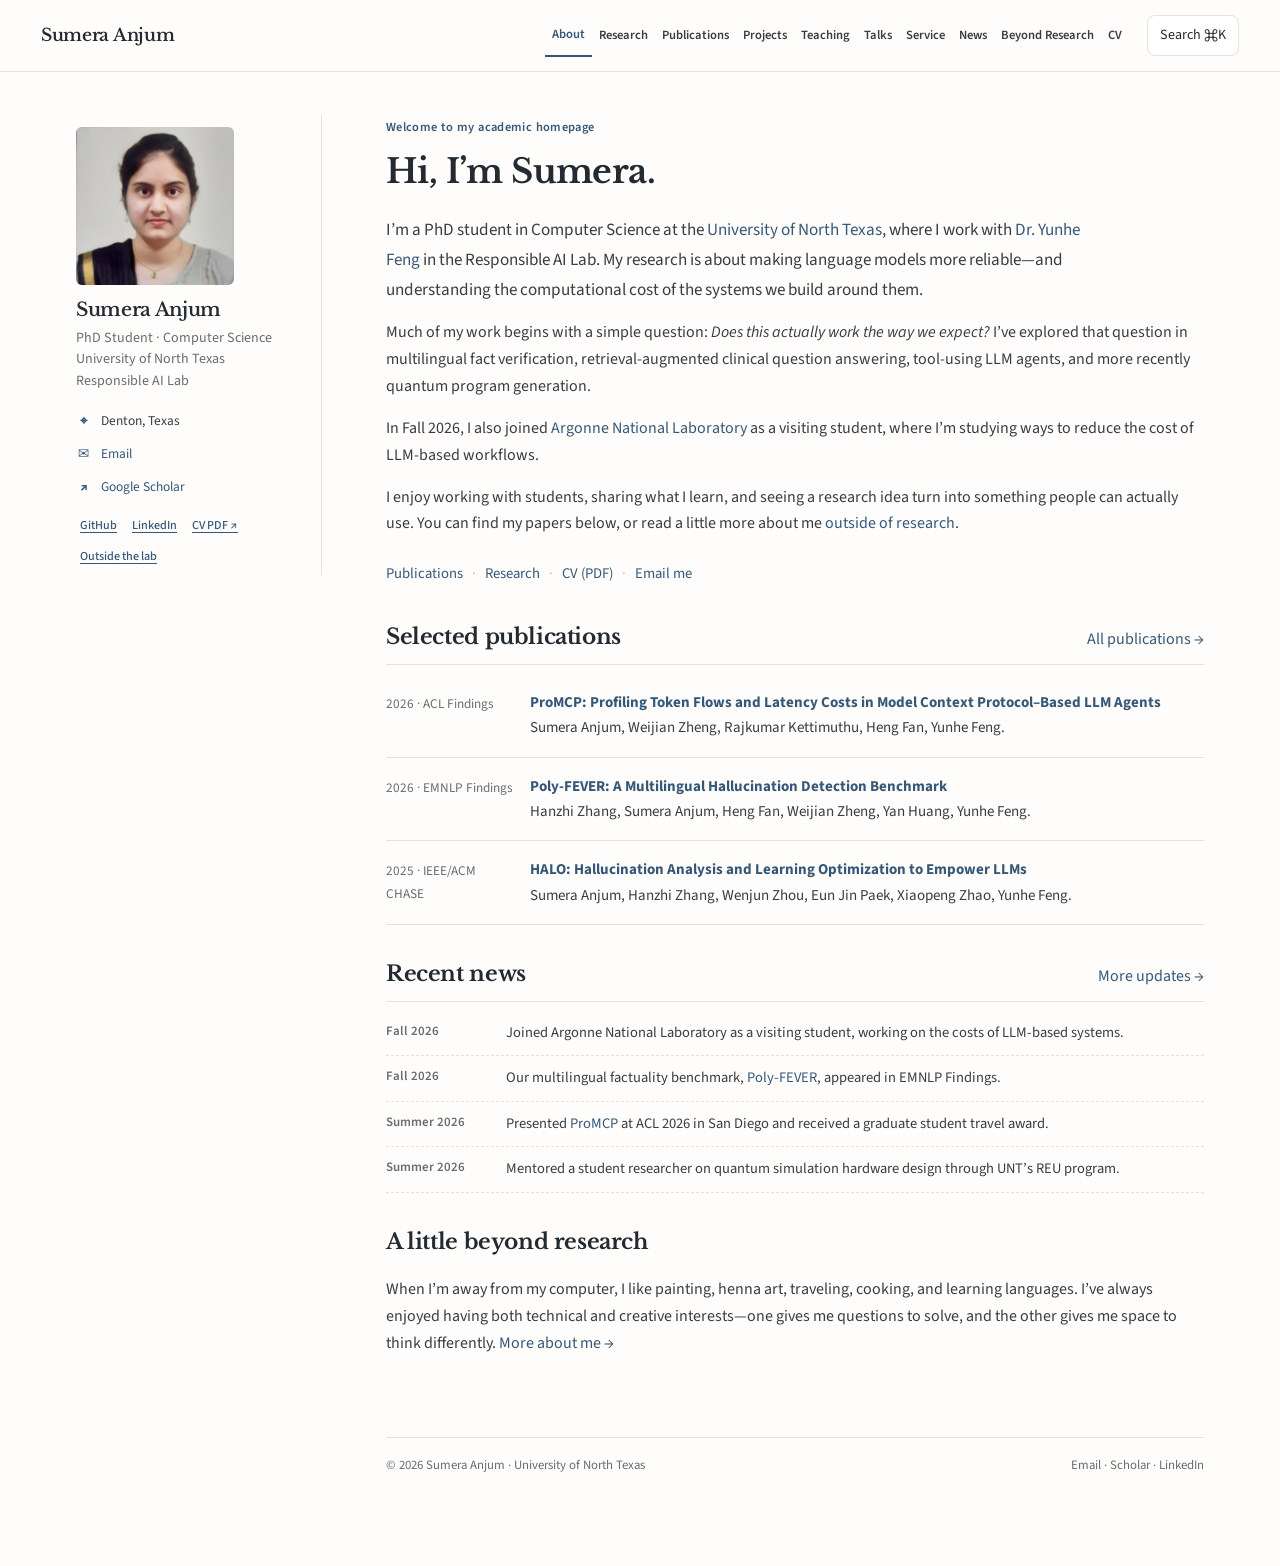
<file: index.html>
<!DOCTYPE html>

<html lang="en">
<head>
<meta charset="utf-8"/>
<meta content="width=device-width, initial-scale=1" name="viewport"/>
<meta content="About Sumera Anjum, PhD student at UNT working on trustworthy LLMs and agent systems." name="description"/>
<meta content="#f8f7f4" name="theme-color"/>
<meta content="website" property="og:type"/>
<meta content="About | Sumera Anjum" property="og:title"/>
<meta content="About Sumera Anjum, PhD student at UNT working on trustworthy LLMs and agent systems." property="og:description"/>
<meta content="https://sumera21.github.io/sumera-anjum/index.html" property="og:url"/>
<link href="https://sumera21.github.io/sumera-anjum/index.html" rel="canonical"/>
<link href="favicon.svg" rel="icon" type="image/svg+xml"/>
<link href="https://fonts.googleapis.com" rel="preconnect"/>
<link crossorigin="" href="https://fonts.gstatic.com" rel="preconnect"/>
<link href="https://fonts.googleapis.com/css2?family=Source+Sans+3:wght@400;500;600;700&amp;family=Libre+Baskerville:wght@400;700&amp;display=swap" rel="stylesheet"/>
<link href="style.css" rel="stylesheet"/>
<script defer="" src="app.js"></script>
<title>About | Sumera Anjum</title>
<script type="application/ld+json">{"@context":"https://schema.org","@type":"Person","name":"Sumera Anjum","url":"https://sumera21.github.io/sumera-anjum/","jobTitle":"PhD Researcher","affiliation":{"@type":"CollegeOrUniversity","name":"University of North Texas"},"sameAs":["https://scholar.google.com/citations?user=a0jfZgEAAAAJ&hl=en","https://github.com/sumera21","https://www.linkedin.com/in/sumera-anjum-30345b1b0/"]}</script>
</head>
<body>
<a class="skip-link" href="#main-content">Skip to content</a>
<header class="site-header"><div class="header-inner">
<a class="brand" href="index.html">Sumera Anjum</a>
<nav aria-label="Main navigation" class="primary-nav" id="primary-nav"><a aria-current="page" href="index.html">About</a><a href="research.html">Research</a><a href="publications.html">Publications</a><a href="projects.html">Projects</a><a href="teaching.html">Teaching</a><a href="talks.html">Talks</a><a href="service.html">Service</a><a href="news.html">News</a><a href="life.html">Beyond Research</a><a href="cv.html">CV</a></nav>
<div class="header-tools">
<button aria-label="Search the website" class="icon-btn" data-open-search="" type="button">Search <span aria-hidden="true">⌘K</span></button>
<button aria-controls="primary-nav" aria-expanded="false" class="icon-btn menu-btn" data-menu-toggle="" type="button">Menu</button>
</div>
</div></header>
<div class="shell">
<aside aria-label="Academic profile" class="sidebar">
<img alt="Portrait of Sumera Anjum" class="avatar" height="156" src="images/SAnjum.png" width="156"/>
<div><h2 class="side-name">Sumera Anjum</h2><p class="side-role">PhD Student · Computer Science<br/>University of North Texas<br/>Responsible AI Lab</p></div>
<ul class="sidebar-list">
<li><span aria-hidden="true" class="side-symbol">⌖</span> Denton, Texas</li>
<li><span aria-hidden="true" class="side-symbol">✉</span> <a href="mailto:sumeraanjum@my.unt.edu">Email</a></li>
<li><span aria-hidden="true" class="side-symbol">↗</span> <a href="https://scholar.google.com/citations?user=a0jfZgEAAAAJ&amp;hl=en" rel="noopener noreferrer" target="_blank">Google Scholar</a></li>
</ul>
<div aria-label="Profile links" class="sidebar-links">
<a href="https://github.com/sumera21" rel="noopener noreferrer" target="_blank">GitHub</a>
<a href="https://www.linkedin.com/in/sumera-anjum-30345b1b0/" rel="noopener noreferrer" target="_blank">LinkedIn</a>
<a href="files/Sumera_Anjum_CV.pdf" rel="noopener noreferrer" target="_blank">CV PDF ↗</a>
<a href="life.html">Outside the lab</a></div>
</aside>
<main class="content" id="main-content"><section class="home-intro">
<p class="eyebrow">Welcome to my academic homepage</p>
<h1>Hi, I’m Sumera.</h1>
<p class="lead">I’m a PhD student in Computer Science at the <a href="https://computerscience.engineering.unt.edu/">University of North Texas</a>, where I work with <a href="https://yunhefeng.me/">Dr. Yunhe Feng</a> in the Responsible AI Lab. My research is about making language models more reliable—and understanding the computational cost of the systems we build around them.</p>
<p>Much of my work begins with a simple question: <em>Does this actually work the way we expect?</em> I’ve explored that question in multilingual fact verification, retrieval-augmented clinical question answering, tool-using LLM agents, and more recently quantum program generation.</p>
<p>In Fall 2026, I also joined <a href="https://www.anl.gov/">Argonne National Laboratory</a> as a visiting student, where I’m studying ways to reduce the cost of LLM-based workflows.</p>
<p>I enjoy working with students, sharing what I learn, and seeing a research idea turn into something people can actually use. You can find my papers below, or read a little more about me <a href="life.html">outside of research</a>.</p>
<p class="inline-links"><a href="publications.html">Publications</a><span>·</span><a href="research.html">Research</a><span>·</span><a href="files/Sumera_Anjum_CV.pdf">CV (PDF)</a><span>·</span><a href="mailto:sumeraanjum@my.unt.edu">Email me</a></p>
</section>
<section class="section home-pubs"><div class="section-header"><h2>Selected publications</h2><a href="publications.html">All publications →</a></div>
<div class="paper-brief"><span class="paper-when">2026 · ACL Findings</span><p><strong><a href="https://aclanthology.org/2026.findings-acl.1967/">ProMCP: Profiling Token Flows and Latency Costs in Model Context Protocol–Based LLM Agents</a></strong><br/>Sumera Anjum, Weijian Zheng, Rajkumar Kettimuthu, Heng Fan, Yunhe Feng.</p></div>
<div class="paper-brief"><span class="paper-when">2026 · EMNLP Findings</span><p><strong><a href="https://aclanthology.org/2026.findings-emnlp.540/">Poly-FEVER: A Multilingual Hallucination Detection Benchmark</a></strong><br/>Hanzhi Zhang, Sumera Anjum, Heng Fan, Weijian Zheng, Yan Huang, Yunhe Feng.</p></div>
<div class="paper-brief"><span class="paper-when">2025 · IEEE/ACM CHASE</span><p><strong><a href="https://arxiv.org/abs/2409.10011">HALO: Hallucination Analysis and Learning Optimization to Empower LLMs</a></strong><br/>Sumera Anjum, Hanzhi Zhang, Wenjun Zhou, Eun Jin Paek, Xiaopeng Zhao, Yunhe Feng.</p></div>
</section>
<section class="section"><div class="section-header"><h2>Recent news</h2><a href="news.html">More updates →</a></div><ul class="news-list">
<li><time>Fall 2026</time><span>Joined Argonne National Laboratory as a visiting student, working on the costs of LLM-based systems.</span></li>
<li><time>Fall 2026</time><span>Our multilingual factuality benchmark, <a href="https://aclanthology.org/2026.findings-emnlp.540/">Poly-FEVER</a>, appeared in EMNLP Findings.</span></li>
<li><time>Summer 2026</time><span>Presented <a href="https://aclanthology.org/2026.findings-acl.1967/">ProMCP</a> at ACL 2026 in San Diego and received a graduate student travel award.</span></li>
<li><time>Summer 2026</time><span>Mentored a student researcher on quantum simulation hardware design through UNT’s REU program.</span></li>
</ul></section>
<section class="section personal-note"><h2>A little beyond research</h2><p>When I’m away from my computer, I like painting, henna art, traveling, cooking, and learning languages. I’ve always enjoyed having both technical and creative interests—one gives me questions to solve, and the other gives me space to think differently. <a href="life.html">More about me →</a></p></section><footer class="site-footer"><span>© 2026 Sumera Anjum · University of North Texas</span><span><a href="mailto:sumeraanjum@my.unt.edu">Email</a> · <a href="https://scholar.google.com/citations?user=a0jfZgEAAAAJ&amp;hl=en">Scholar</a> · <a href="https://www.linkedin.com/in/sumera-anjum-30345b1b0/">LinkedIn</a></span></footer></main>
</div>
<dialog aria-label="Search site" class="search-dialog" id="site-search">
<div class="search-top"><input aria-label="Search query" id="site-search-input" placeholder="Search publications, research, pages…" type="search"/><button aria-label="Close search" data-close-search="" type="button">Esc</button></div>
<div class="search-results" id="site-search-results"></div>
<p class="search-hint">Search across pages and key research topics · Ctrl/⌘ + K</p>
</dialog>
</body></html>
</file>
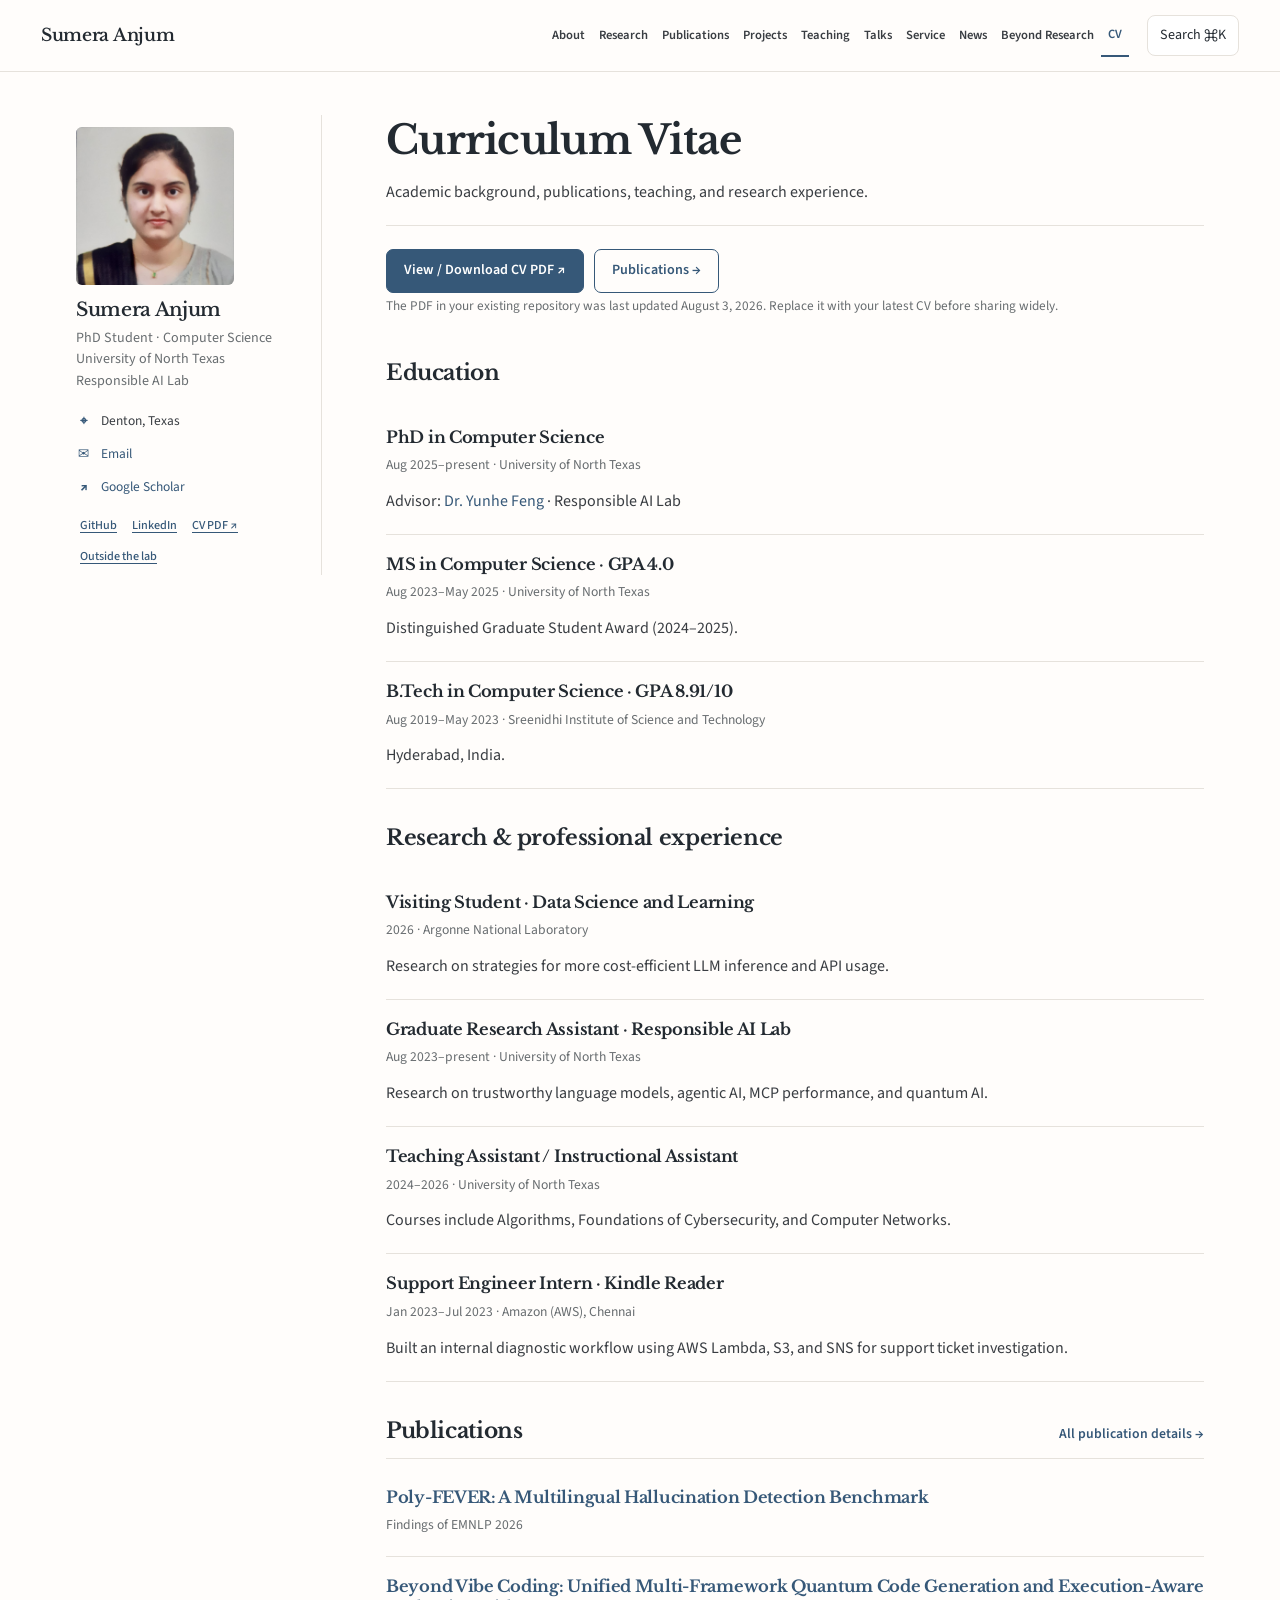
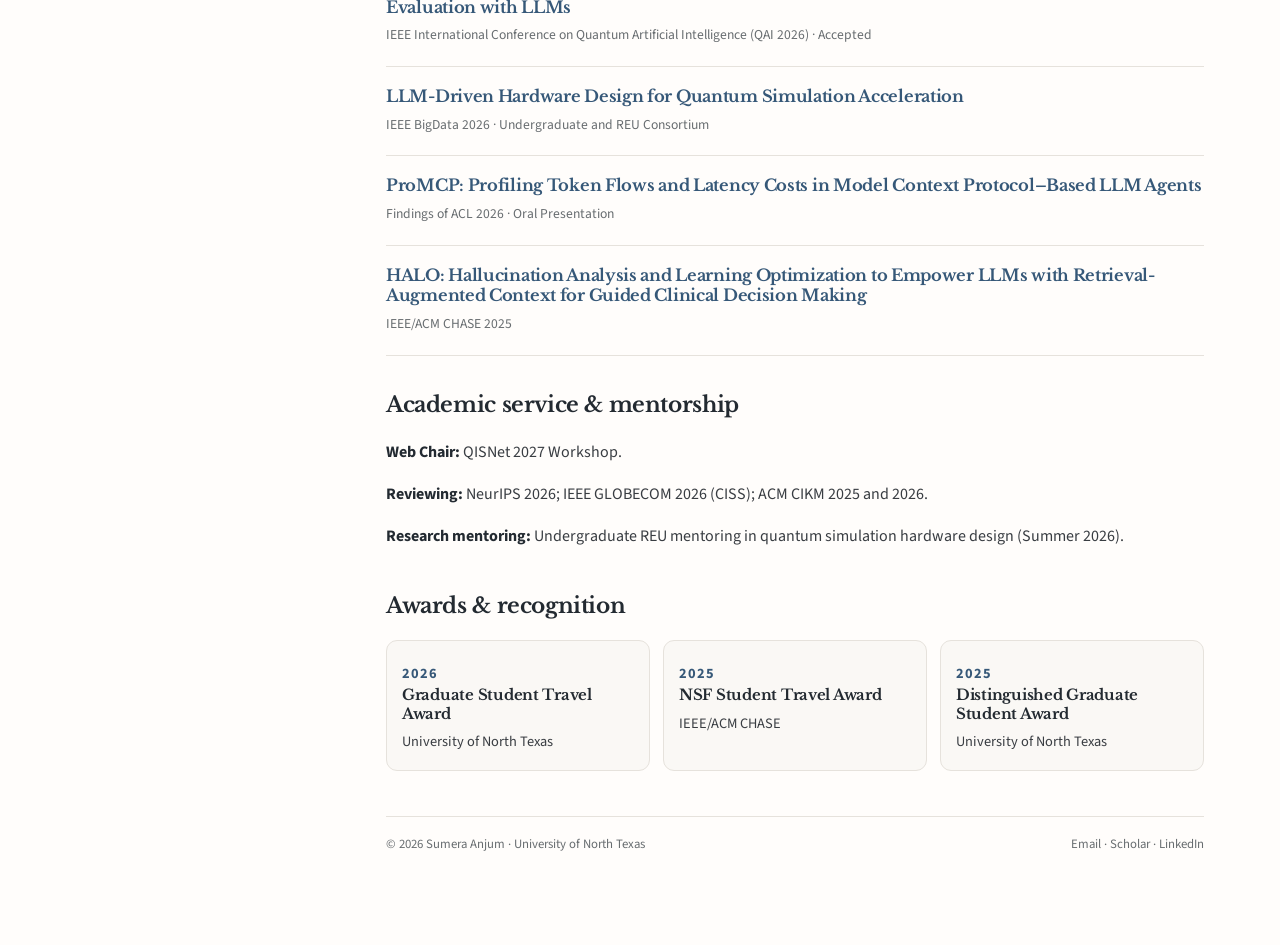
<file: cv.html>
<!DOCTYPE html>

<html lang="en">
<head>
<meta charset="utf-8"/>
<meta content="width=device-width, initial-scale=1" name="viewport"/>
<meta content="Online curriculum vitae of Sumera Anjum with education, experience, research, publications, service, and awards." name="description"/>
<meta content="#f8f7f4" name="theme-color"/>
<meta content="website" property="og:type"/>
<meta content="Curriculum Vitae | Sumera Anjum" property="og:title"/>
<meta content="Online curriculum vitae of Sumera Anjum with education, experience, research, publications, service, and awards." property="og:description"/>
<meta content="https://sumera21.github.io/sumera-anjum/cv.html" property="og:url"/>
<link href="https://sumera21.github.io/sumera-anjum/cv.html" rel="canonical"/>
<link href="favicon.svg" rel="icon" type="image/svg+xml"/>
<link href="https://fonts.googleapis.com" rel="preconnect"/>
<link crossorigin="" href="https://fonts.gstatic.com" rel="preconnect"/>
<link href="https://fonts.googleapis.com/css2?family=Source+Sans+3:wght@400;500;600;700&amp;family=Libre+Baskerville:wght@400;700&amp;display=swap" rel="stylesheet"/>
<link href="style.css" rel="stylesheet"/>
<script defer="" src="app.js"></script>
<title>Curriculum Vitae | Sumera Anjum</title>
<script type="application/ld+json">{"@context":"https://schema.org","@type":"Person","name":"Sumera Anjum","url":"https://sumera21.github.io/sumera-anjum/","jobTitle":"PhD Researcher","affiliation":{"@type":"CollegeOrUniversity","name":"University of North Texas"},"sameAs":["https://scholar.google.com/citations?user=a0jfZgEAAAAJ&hl=en","https://github.com/sumera21","https://www.linkedin.com/in/sumera-anjum-30345b1b0/"]}</script>
</head>
<body>
<a class="skip-link" href="#main-content">Skip to content</a>
<header class="site-header"><div class="header-inner">
<a class="brand" href="index.html">Sumera Anjum</a>
<nav aria-label="Main navigation" class="primary-nav" id="primary-nav"><a href="index.html">About</a><a href="research.html">Research</a><a href="publications.html">Publications</a><a href="projects.html">Projects</a><a href="teaching.html">Teaching</a><a href="talks.html">Talks</a><a href="service.html">Service</a><a href="news.html">News</a><a href="life.html">Beyond Research</a><a aria-current="page" href="cv.html">CV</a></nav>
<div class="header-tools">
<button aria-label="Search the website" class="icon-btn" data-open-search="" type="button">Search <span aria-hidden="true">⌘K</span></button>
<button aria-controls="primary-nav" aria-expanded="false" class="icon-btn menu-btn" data-menu-toggle="" type="button">Menu</button>
</div>
</div></header>
<div class="shell">
<aside aria-label="Academic profile" class="sidebar">
<img alt="Portrait of Sumera Anjum" class="avatar" height="156" src="images/SAnjum.png" width="156"/>
<div><h2 class="side-name">Sumera Anjum</h2><p class="side-role">PhD Student · Computer Science<br/>University of North Texas<br/>Responsible AI Lab</p></div>
<ul class="sidebar-list">
<li><span aria-hidden="true" class="side-symbol">⌖</span> Denton, Texas</li>
<li><span aria-hidden="true" class="side-symbol">✉</span> <a href="mailto:sumeraanjum@my.unt.edu">Email</a></li>
<li><span aria-hidden="true" class="side-symbol">↗</span> <a href="https://scholar.google.com/citations?user=a0jfZgEAAAAJ&amp;hl=en" rel="noopener noreferrer" target="_blank">Google Scholar</a></li>
</ul>
<div aria-label="Profile links" class="sidebar-links">
<a href="https://github.com/sumera21" rel="noopener noreferrer" target="_blank">GitHub</a>
<a href="https://www.linkedin.com/in/sumera-anjum-30345b1b0/" rel="noopener noreferrer" target="_blank">LinkedIn</a>
<a href="files/Sumera_Anjum_CV.pdf" rel="noopener noreferrer" target="_blank">CV PDF ↗</a>
<a href="life.html">Outside the lab</a></div>
</aside>
<main class="content" id="main-content">
<div class="page-heading"><h1>Curriculum Vitae</h1><p>Academic background, publications, teaching, and research experience.</p></div><div class="actions"><a class="btn" href="files/Sumera_Anjum_CV.pdf" rel="noopener noreferrer" target="_blank">View / Download CV PDF ↗</a><a class="btn btn-outline" href="publications.html">Publications →</a></div>
<p class="pdf-note">The PDF in your existing repository was last updated August 3, 2026. Replace it with your latest CV before sharing widely.</p>
<section class="section"><h2>Education</h2><article class="detail-card"><h3>PhD in Computer Science</h3><p class="detail-meta">Aug 2025–present · University of North Texas</p><p>Advisor: <a href="https://yunhefeng.me/">Dr. Yunhe Feng</a> · Responsible AI Lab</p></article><article class="detail-card"><h3>MS in Computer Science · GPA 4.0</h3><p class="detail-meta">Aug 2023–May 2025 · University of North Texas</p><p>Distinguished Graduate Student Award (2024–2025).</p></article><article class="detail-card"><h3>B.Tech in Computer Science · GPA 8.91/10</h3><p class="detail-meta">Aug 2019–May 2023 · Sreenidhi Institute of Science and Technology</p><p>Hyderabad, India.</p></article></section><section class="section"><h2>Research &amp; professional experience</h2><article class="detail-card"><h3>Visiting Student · Data Science and Learning</h3><p class="detail-meta">2026 · Argonne National Laboratory</p><p>Research on strategies for more cost-efficient LLM inference and API usage.</p></article><article class="detail-card"><h3>Graduate Research Assistant · Responsible AI Lab</h3><p class="detail-meta">Aug 2023–present · University of North Texas</p><p>Research on trustworthy language models, agentic AI, MCP performance, and quantum AI.</p></article><article class="detail-card"><h3>Teaching Assistant / Instructional Assistant</h3><p class="detail-meta">2024–2026 · University of North Texas</p><p>Courses include Algorithms, Foundations of Cybersecurity, and Computer Networks.</p></article><article class="detail-card"><h3>Support Engineer Intern · Kindle Reader</h3><p class="detail-meta">Jan 2023–Jul 2023 · Amazon (AWS), Chennai</p><p>Built an internal diagnostic workflow using AWS Lambda, S3, and SNS for support ticket investigation.</p></article></section><section class="section"><div class="section-header"><h2>Publications</h2><a class="text-link" href="publications.html">All publication details →</a></div><article class="detail-card"><h3><a href="publications.html#poly-fever">Poly-FEVER: A Multilingual Hallucination Detection Benchmark</a></h3><p class="detail-meta">Findings of EMNLP 2026</p></article><article class="detail-card"><h3><a href="publications.html#beyond-vibe-coding">Beyond Vibe Coding: Unified Multi-Framework Quantum Code Generation and Execution-Aware Evaluation with LLMs</a></h3><p class="detail-meta">IEEE International Conference on Quantum Artificial Intelligence (QAI 2026) · Accepted</p></article><article class="detail-card"><h3><a href="publications.html#quantum-hardware">LLM-Driven Hardware Design for Quantum Simulation Acceleration</a></h3><p class="detail-meta">IEEE BigData 2026 · Undergraduate and REU Consortium</p></article><article class="detail-card"><h3><a href="publications.html#promcp">ProMCP: Profiling Token Flows and Latency Costs in Model Context Protocol–Based LLM Agents</a></h3><p class="detail-meta">Findings of ACL 2026 · Oral Presentation</p></article><article class="detail-card"><h3><a href="publications.html#halo">HALO: Hallucination Analysis and Learning Optimization to Empower LLMs with Retrieval-Augmented Context for Guided Clinical Decision Making</a></h3><p class="detail-meta">IEEE/ACM CHASE 2025</p></article></section><section class="section"><h2>Academic service &amp; mentorship</h2><p><strong>Web Chair:</strong> QISNet 2027 Workshop.</p><p><strong>Reviewing:</strong> NeurIPS 2026; IEEE GLOBECOM 2026 (CISS); ACM CIKM 2025 and 2026.</p><p><strong>Research mentoring:</strong> Undergraduate REU mentoring in quantum simulation hardware design (Summer 2026).</p></section><section class="section"><h2>Awards &amp; recognition</h2><div class="awards">
<article class="card"><p class="card-kicker">2026</p><h3>Graduate Student Travel Award</h3><p>University of North Texas</p></article>
<article class="card"><p class="card-kicker">2025</p><h3>NSF Student Travel Award</h3><p>IEEE/ACM CHASE</p></article>
<article class="card"><p class="card-kicker">2025</p><h3>Distinguished Graduate Student Award</h3><p>University of North Texas</p></article>
</div></section>
<footer class="site-footer"><span>© 2026 Sumera Anjum · University of North Texas</span><span><a href="mailto:sumeraanjum@my.unt.edu">Email</a> · <a href="https://scholar.google.com/citations?user=a0jfZgEAAAAJ&amp;hl=en">Scholar</a> · <a href="https://www.linkedin.com/in/sumera-anjum-30345b1b0/">LinkedIn</a></span></footer>
</main>
</div>
<dialog aria-label="Search site" class="search-dialog" id="site-search">
<div class="search-top"><input aria-label="Search query" id="site-search-input" placeholder="Search publications, research, pages…" type="search"/><button aria-label="Close search" data-close-search="" type="button">Esc</button></div>
<div class="search-results" id="site-search-results"></div>
<p class="search-hint">Search across pages and key research topics · Ctrl/⌘ + K</p>
</dialog>
</body></html>
</file>
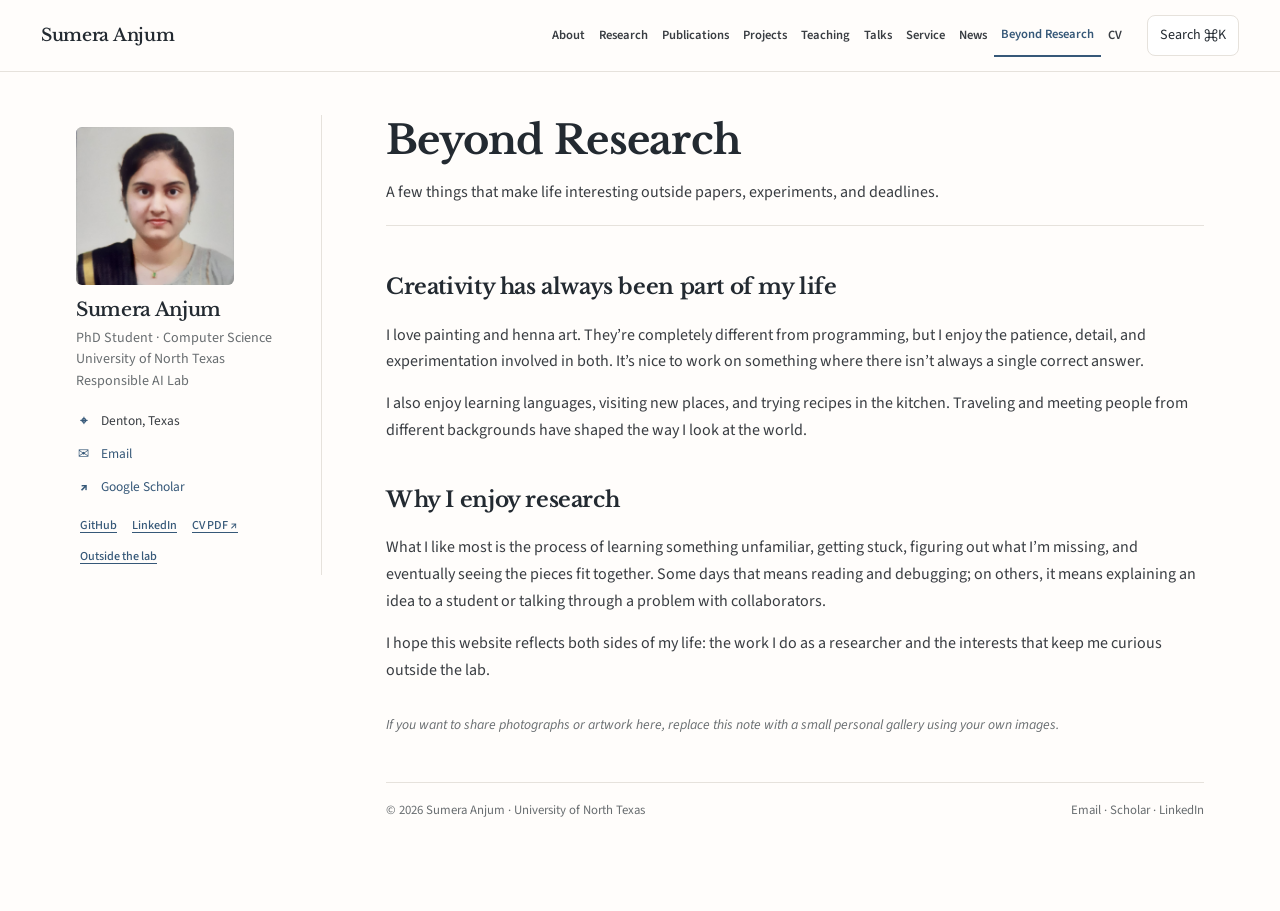
<file: life.html>
<!DOCTYPE html>

<html lang="en">
<head>
<meta charset="utf-8"/>
<meta content="width=device-width, initial-scale=1" name="viewport"/>
<meta content="Personal interests and background of Sumera Anjum." name="description"/>
<meta content="#f8f7f4" name="theme-color"/>
<meta content="website" property="og:type"/>
<meta content="Beyond Research | Sumera Anjum" property="og:title"/>
<meta content="Personal interests and background of Sumera Anjum." property="og:description"/>
<meta content="https://sumera21.github.io/sumera-anjum/life.html" property="og:url"/>
<link href="https://sumera21.github.io/sumera-anjum/life.html" rel="canonical"/>
<link href="favicon.svg" rel="icon" type="image/svg+xml"/>
<link href="https://fonts.googleapis.com" rel="preconnect"/>
<link crossorigin="" href="https://fonts.gstatic.com" rel="preconnect"/>
<link href="https://fonts.googleapis.com/css2?family=Source+Sans+3:wght@400;500;600;700&amp;family=Libre+Baskerville:wght@400;700&amp;display=swap" rel="stylesheet"/>
<link href="style.css" rel="stylesheet"/>
<script defer="" src="app.js"></script>
<title>Beyond Research | Sumera Anjum</title>
<script type="application/ld+json">{"@context":"https://schema.org","@type":"Person","name":"Sumera Anjum","url":"https://sumera21.github.io/sumera-anjum/","jobTitle":"PhD Researcher","affiliation":{"@type":"CollegeOrUniversity","name":"University of North Texas"},"sameAs":["https://scholar.google.com/citations?user=a0jfZgEAAAAJ&hl=en","https://github.com/sumera21","https://www.linkedin.com/in/sumera-anjum-30345b1b0/"]}</script>
</head>
<body>
<a class="skip-link" href="#main-content">Skip to content</a>
<header class="site-header"><div class="header-inner">
<a class="brand" href="index.html">Sumera Anjum</a>
<nav aria-label="Main navigation" class="primary-nav" id="primary-nav"><a href="index.html">About</a><a href="research.html">Research</a><a href="publications.html">Publications</a><a href="projects.html">Projects</a><a href="teaching.html">Teaching</a><a href="talks.html">Talks</a><a href="service.html">Service</a><a href="news.html">News</a><a aria-current="page" href="life.html">Beyond Research</a><a href="cv.html">CV</a></nav>
<div class="header-tools">
<button aria-label="Search the website" class="icon-btn" data-open-search="" type="button">Search <span aria-hidden="true">⌘K</span></button>
<button aria-controls="primary-nav" aria-expanded="false" class="icon-btn menu-btn" data-menu-toggle="" type="button">Menu</button>
</div>
</div></header>
<div class="shell">
<aside aria-label="Academic profile" class="sidebar">
<img alt="Portrait of Sumera Anjum" class="avatar" height="156" src="images/SAnjum.png" width="156"/>
<div><h2 class="side-name">Sumera Anjum</h2><p class="side-role">PhD Student · Computer Science<br/>University of North Texas<br/>Responsible AI Lab</p></div>
<ul class="sidebar-list">
<li><span aria-hidden="true" class="side-symbol">⌖</span> Denton, Texas</li>
<li><span aria-hidden="true" class="side-symbol">✉</span> <a href="mailto:sumeraanjum@my.unt.edu">Email</a></li>
<li><span aria-hidden="true" class="side-symbol">↗</span> <a href="https://scholar.google.com/citations?user=a0jfZgEAAAAJ&amp;hl=en" rel="noopener noreferrer" target="_blank">Google Scholar</a></li>
</ul>
<div aria-label="Profile links" class="sidebar-links">
<a href="https://github.com/sumera21" rel="noopener noreferrer" target="_blank">GitHub</a>
<a href="https://www.linkedin.com/in/sumera-anjum-30345b1b0/" rel="noopener noreferrer" target="_blank">LinkedIn</a>
<a href="files/Sumera_Anjum_CV.pdf" rel="noopener noreferrer" target="_blank">CV PDF ↗</a>
<a href="life.html">Outside the lab</a></div>
</aside>
<main class="content" id="main-content"><div class="page-heading"><h1>Beyond Research</h1><p>A few things that make life interesting outside papers, experiments, and deadlines.</p></div>
<section class="section"><h2>Creativity has always been part of my life</h2><p>I love painting and henna art. They’re completely different from programming, but I enjoy the patience, detail, and experimentation involved in both. It’s nice to work on something where there isn’t always a single correct answer.</p><p>I also enjoy learning languages, visiting new places, and trying recipes in the kitchen. Traveling and meeting people from different backgrounds have shaped the way I look at the world.</p></section>
<section class="section"><h2>Why I enjoy research</h2><p>What I like most is the process of learning something unfamiliar, getting stuck, figuring out what I’m missing, and eventually seeing the pieces fit together. Some days that means reading and debugging; on others, it means explaining an idea to a student or talking through a problem with collaborators.</p><p>I hope this website reflects both sides of my life: the work I do as a researcher and the interests that keep me curious outside the lab.</p></section>
<p class="small-note">If you want to share photographs or artwork here, replace this note with a small personal gallery using your own images.</p><footer class="site-footer"><span>© 2026 Sumera Anjum · University of North Texas</span><span><a href="mailto:sumeraanjum@my.unt.edu">Email</a> · <a href="https://scholar.google.com/citations?user=a0jfZgEAAAAJ&amp;hl=en">Scholar</a> · <a href="https://www.linkedin.com/in/sumera-anjum-30345b1b0/">LinkedIn</a></span></footer></main>
</div>
<dialog aria-label="Search site" class="search-dialog" id="site-search">
<div class="search-top"><input aria-label="Search query" id="site-search-input" placeholder="Search publications, research, pages…" type="search"/><button aria-label="Close search" data-close-search="" type="button">Esc</button></div>
<div class="search-results" id="site-search-results"></div>
<p class="search-hint">Search across pages and key research topics · Ctrl/⌘ + K</p>
</dialog>
</body></html>
</file>
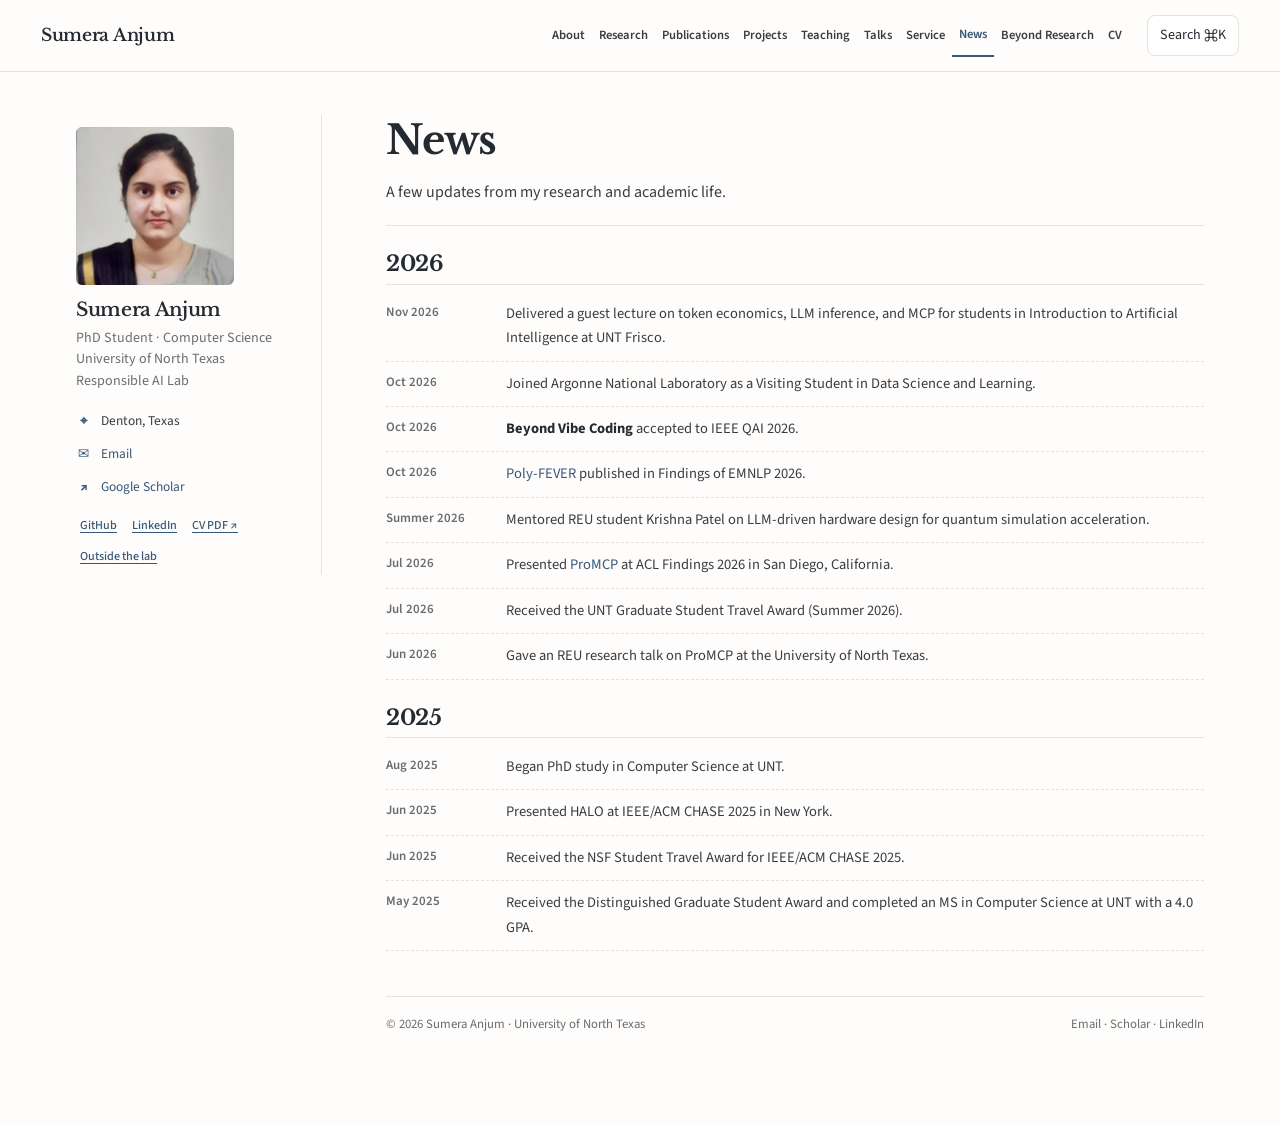
<file: news.html>
<!DOCTYPE html>

<html lang="en">
<head>
<meta charset="utf-8"/>
<meta content="width=device-width, initial-scale=1" name="viewport"/>
<meta content="Research and academic updates about Sumera Anjum at UNT and Argonne, 2025–2026." name="description"/>
<meta content="#f8f7f4" name="theme-color"/>
<meta content="website" property="og:type"/>
<meta content="News | Sumera Anjum" property="og:title"/>
<meta content="Research and academic updates about Sumera Anjum at UNT and Argonne, 2025–2026." property="og:description"/>
<meta content="https://sumera21.github.io/sumera-anjum/news.html" property="og:url"/>
<link href="https://sumera21.github.io/sumera-anjum/news.html" rel="canonical"/>
<link href="favicon.svg" rel="icon" type="image/svg+xml"/>
<link href="https://fonts.googleapis.com" rel="preconnect"/>
<link crossorigin="" href="https://fonts.gstatic.com" rel="preconnect"/>
<link href="https://fonts.googleapis.com/css2?family=Source+Sans+3:wght@400;500;600;700&amp;family=Libre+Baskerville:wght@400;700&amp;display=swap" rel="stylesheet"/>
<link href="style.css" rel="stylesheet"/>
<script defer="" src="app.js"></script>
<title>News | Sumera Anjum</title>
<script type="application/ld+json">{"@context":"https://schema.org","@type":"Person","name":"Sumera Anjum","url":"https://sumera21.github.io/sumera-anjum/","jobTitle":"PhD Researcher","affiliation":{"@type":"CollegeOrUniversity","name":"University of North Texas"},"sameAs":["https://scholar.google.com/citations?user=a0jfZgEAAAAJ&hl=en","https://github.com/sumera21","https://www.linkedin.com/in/sumera-anjum-30345b1b0/"]}</script>
</head>
<body>
<a class="skip-link" href="#main-content">Skip to content</a>
<header class="site-header"><div class="header-inner">
<a class="brand" href="index.html">Sumera Anjum</a>
<nav aria-label="Main navigation" class="primary-nav" id="primary-nav"><a href="index.html">About</a><a href="research.html">Research</a><a href="publications.html">Publications</a><a href="projects.html">Projects</a><a href="teaching.html">Teaching</a><a href="talks.html">Talks</a><a href="service.html">Service</a><a aria-current="page" href="news.html">News</a><a href="life.html">Beyond Research</a><a href="cv.html">CV</a></nav>
<div class="header-tools">
<button aria-label="Search the website" class="icon-btn" data-open-search="" type="button">Search <span aria-hidden="true">⌘K</span></button>
<button aria-controls="primary-nav" aria-expanded="false" class="icon-btn menu-btn" data-menu-toggle="" type="button">Menu</button>
</div>
</div></header>
<div class="shell">
<aside aria-label="Academic profile" class="sidebar">
<img alt="Portrait of Sumera Anjum" class="avatar" height="156" src="images/SAnjum.png" width="156"/>
<div><h2 class="side-name">Sumera Anjum</h2><p class="side-role">PhD Student · Computer Science<br/>University of North Texas<br/>Responsible AI Lab</p></div>
<ul class="sidebar-list">
<li><span aria-hidden="true" class="side-symbol">⌖</span> Denton, Texas</li>
<li><span aria-hidden="true" class="side-symbol">✉</span> <a href="mailto:sumeraanjum@my.unt.edu">Email</a></li>
<li><span aria-hidden="true" class="side-symbol">↗</span> <a href="https://scholar.google.com/citations?user=a0jfZgEAAAAJ&amp;hl=en" rel="noopener noreferrer" target="_blank">Google Scholar</a></li>
</ul>
<div aria-label="Profile links" class="sidebar-links">
<a href="https://github.com/sumera21" rel="noopener noreferrer" target="_blank">GitHub</a>
<a href="https://www.linkedin.com/in/sumera-anjum-30345b1b0/" rel="noopener noreferrer" target="_blank">LinkedIn</a>
<a href="files/Sumera_Anjum_CV.pdf" rel="noopener noreferrer" target="_blank">CV PDF ↗</a>
<a href="life.html">Outside the lab</a></div>
</aside>
<main class="content" id="main-content">
<div class="page-heading"><h1>News</h1><p>A few updates from my research and academic life.</p></div><h2 class="year-heading">2026</h2><ul class="news-list"><li><time>Nov 2026</time><span>Delivered a guest lecture on token economics, LLM inference, and MCP for students in Introduction to Artificial Intelligence at UNT Frisco.</span></li><li><time>Oct 2026</time><span>Joined Argonne National Laboratory as a Visiting Student in Data Science and Learning.</span></li><li><time>Oct 2026</time><span><strong>Beyond Vibe Coding</strong> accepted to IEEE QAI 2026.</span></li><li><time>Oct 2026</time><span><a href="https://aclanthology.org/2026.findings-emnlp.540/">Poly-FEVER</a> published in Findings of EMNLP 2026.</span></li><li><time>Summer 2026</time><span>Mentored REU student Krishna Patel on LLM-driven hardware design for quantum simulation acceleration.</span></li><li><time>Jul 2026</time><span>Presented <a href="https://aclanthology.org/2026.findings-acl.1967/">ProMCP</a> at ACL Findings 2026 in San Diego, California.</span></li><li><time>Jul 2026</time><span>Received the UNT Graduate Student Travel Award (Summer 2026).</span></li><li><time>Jun 2026</time><span>Gave an REU research talk on ProMCP at the University of North Texas.</span></li></ul><h2 class="year-heading">2025</h2><ul class="news-list"><li><time>Aug 2025</time><span>Began PhD study in Computer Science at UNT.</span></li><li><time>Jun 2025</time><span>Presented HALO at IEEE/ACM CHASE 2025 in New York.</span></li><li><time>Jun 2025</time><span>Received the NSF Student Travel Award for IEEE/ACM CHASE 2025.</span></li><li><time>May 2025</time><span>Received the Distinguished Graduate Student Award and completed an MS in Computer Science at UNT with a 4.0 GPA.</span></li></ul>
<footer class="site-footer"><span>© 2026 Sumera Anjum · University of North Texas</span><span><a href="mailto:sumeraanjum@my.unt.edu">Email</a> · <a href="https://scholar.google.com/citations?user=a0jfZgEAAAAJ&amp;hl=en">Scholar</a> · <a href="https://www.linkedin.com/in/sumera-anjum-30345b1b0/">LinkedIn</a></span></footer>
</main>
</div>
<dialog aria-label="Search site" class="search-dialog" id="site-search">
<div class="search-top"><input aria-label="Search query" id="site-search-input" placeholder="Search publications, research, pages…" type="search"/><button aria-label="Close search" data-close-search="" type="button">Esc</button></div>
<div class="search-results" id="site-search-results"></div>
<p class="search-hint">Search across pages and key research topics · Ctrl/⌘ + K</p>
</dialog>
</body></html>
</file>
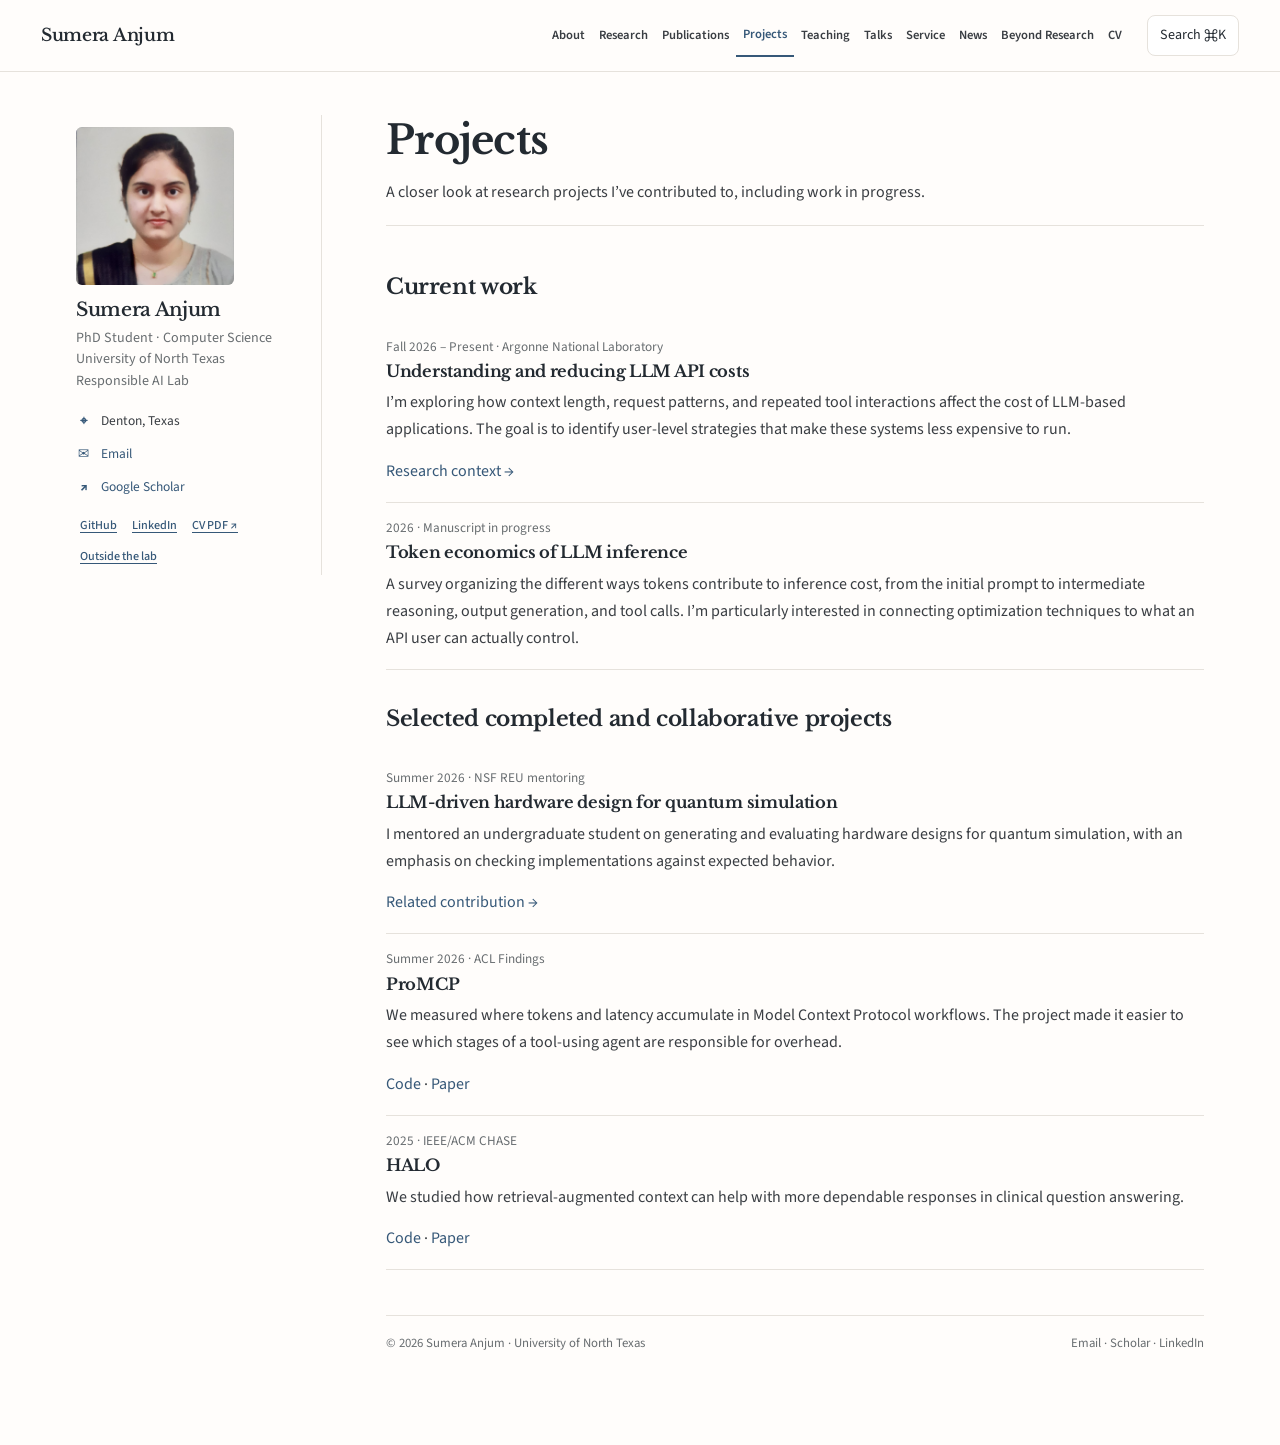
<file: projects.html>
<!DOCTYPE html>

<html lang="en">
<head>
<meta charset="utf-8"/>
<meta content="width=device-width, initial-scale=1" name="viewport"/>
<meta content="Research projects and ongoing work of Sumera Anjum." name="description"/>
<meta content="#f8f7f4" name="theme-color"/>
<meta content="website" property="og:type"/>
<meta content="Projects | Sumera Anjum" property="og:title"/>
<meta content="Research projects and ongoing work of Sumera Anjum." property="og:description"/>
<meta content="https://sumera21.github.io/sumera-anjum/projects.html" property="og:url"/>
<link href="https://sumera21.github.io/sumera-anjum/projects.html" rel="canonical"/>
<link href="favicon.svg" rel="icon" type="image/svg+xml"/>
<link href="https://fonts.googleapis.com" rel="preconnect"/>
<link crossorigin="" href="https://fonts.gstatic.com" rel="preconnect"/>
<link href="https://fonts.googleapis.com/css2?family=Source+Sans+3:wght@400;500;600;700&amp;family=Libre+Baskerville:wght@400;700&amp;display=swap" rel="stylesheet"/>
<link href="style.css" rel="stylesheet"/>
<script defer="" src="app.js"></script>
<title>Projects | Sumera Anjum</title>
<script type="application/ld+json">{"@context":"https://schema.org","@type":"Person","name":"Sumera Anjum","url":"https://sumera21.github.io/sumera-anjum/","jobTitle":"PhD Researcher","affiliation":{"@type":"CollegeOrUniversity","name":"University of North Texas"},"sameAs":["https://scholar.google.com/citations?user=a0jfZgEAAAAJ&hl=en","https://github.com/sumera21","https://www.linkedin.com/in/sumera-anjum-30345b1b0/"]}</script>
</head>
<body>
<a class="skip-link" href="#main-content">Skip to content</a>
<header class="site-header"><div class="header-inner">
<a class="brand" href="index.html">Sumera Anjum</a>
<nav aria-label="Main navigation" class="primary-nav" id="primary-nav"><a href="index.html">About</a><a href="research.html">Research</a><a href="publications.html">Publications</a><a aria-current="page" href="projects.html">Projects</a><a href="teaching.html">Teaching</a><a href="talks.html">Talks</a><a href="service.html">Service</a><a href="news.html">News</a><a href="life.html">Beyond Research</a><a href="cv.html">CV</a></nav>
<div class="header-tools">
<button aria-label="Search the website" class="icon-btn" data-open-search="" type="button">Search <span aria-hidden="true">⌘K</span></button>
<button aria-controls="primary-nav" aria-expanded="false" class="icon-btn menu-btn" data-menu-toggle="" type="button">Menu</button>
</div>
</div></header>
<div class="shell">
<aside aria-label="Academic profile" class="sidebar">
<img alt="Portrait of Sumera Anjum" class="avatar" height="156" src="images/SAnjum.png" width="156"/>
<div><h2 class="side-name">Sumera Anjum</h2><p class="side-role">PhD Student · Computer Science<br/>University of North Texas<br/>Responsible AI Lab</p></div>
<ul class="sidebar-list">
<li><span aria-hidden="true" class="side-symbol">⌖</span> Denton, Texas</li>
<li><span aria-hidden="true" class="side-symbol">✉</span> <a href="mailto:sumeraanjum@my.unt.edu">Email</a></li>
<li><span aria-hidden="true" class="side-symbol">↗</span> <a href="https://scholar.google.com/citations?user=a0jfZgEAAAAJ&amp;hl=en" rel="noopener noreferrer" target="_blank">Google Scholar</a></li>
</ul>
<div aria-label="Profile links" class="sidebar-links">
<a href="https://github.com/sumera21" rel="noopener noreferrer" target="_blank">GitHub</a>
<a href="https://www.linkedin.com/in/sumera-anjum-30345b1b0/" rel="noopener noreferrer" target="_blank">LinkedIn</a>
<a href="files/Sumera_Anjum_CV.pdf" rel="noopener noreferrer" target="_blank">CV PDF ↗</a>
<a href="life.html">Outside the lab</a></div>
</aside>
<main class="content" id="main-content"><div class="page-heading"><h1>Projects</h1><p>A closer look at research projects I’ve contributed to, including work in progress.</p></div>
<section class="section"><h2>Current work</h2><article class="simple-entry"><p class="entry-meta">Fall 2026 – Present · Argonne National Laboratory</p><h3>Understanding and reducing LLM API costs</h3><p>I’m exploring how context length, request patterns, and repeated tool interactions affect the cost of LLM-based applications. The goal is to identify user-level strategies that make these systems less expensive to run.</p><p><a href="research.html">Research context →</a></p></article><article class="simple-entry"><p class="entry-meta">2026 · Manuscript in progress</p><h3>Token economics of LLM inference</h3><p>A survey organizing the different ways tokens contribute to inference cost, from the initial prompt to intermediate reasoning, output generation, and tool calls. I’m particularly interested in connecting optimization techniques to what an API user can actually control.</p></article></section>
<section class="section"><h2>Selected completed and collaborative projects</h2>
<article class="simple-entry"><p class="entry-meta">Summer 2026 · NSF REU mentoring</p><h3>LLM-driven hardware design for quantum simulation</h3><p>I mentored an undergraduate student on generating and evaluating hardware designs for quantum simulation, with an emphasis on checking implementations against expected behavior.</p><p><a href="publications.html#quantum-hardware">Related contribution →</a></p></article>
<article class="simple-entry"><p class="entry-meta">Summer 2026 · ACL Findings</p><h3>ProMCP</h3><p>We measured where tokens and latency accumulate in Model Context Protocol workflows. The project made it easier to see which stages of a tool-using agent are responsible for overhead.</p><p><a href="https://github.com/ResponsibleAILab/ProMCP">Code</a> · <a href="publications.html#promcp">Paper</a></p></article>
<article class="simple-entry"><p class="entry-meta">2025 · IEEE/ACM CHASE</p><h3>HALO</h3><p>We studied how retrieval-augmented context can help with more dependable responses in clinical question answering.</p><p><a href="https://github.com/ResponsibleAILab/HALO">Code</a> · <a href="publications.html#halo">Paper</a></p></article></section><footer class="site-footer"><span>© 2026 Sumera Anjum · University of North Texas</span><span><a href="mailto:sumeraanjum@my.unt.edu">Email</a> · <a href="https://scholar.google.com/citations?user=a0jfZgEAAAAJ&amp;hl=en">Scholar</a> · <a href="https://www.linkedin.com/in/sumera-anjum-30345b1b0/">LinkedIn</a></span></footer></main>
</div>
<dialog aria-label="Search site" class="search-dialog" id="site-search">
<div class="search-top"><input aria-label="Search query" id="site-search-input" placeholder="Search publications, research, pages…" type="search"/><button aria-label="Close search" data-close-search="" type="button">Esc</button></div>
<div class="search-results" id="site-search-results"></div>
<p class="search-hint">Search across pages and key research topics · Ctrl/⌘ + K</p>
</dialog>
</body></html>
</file>
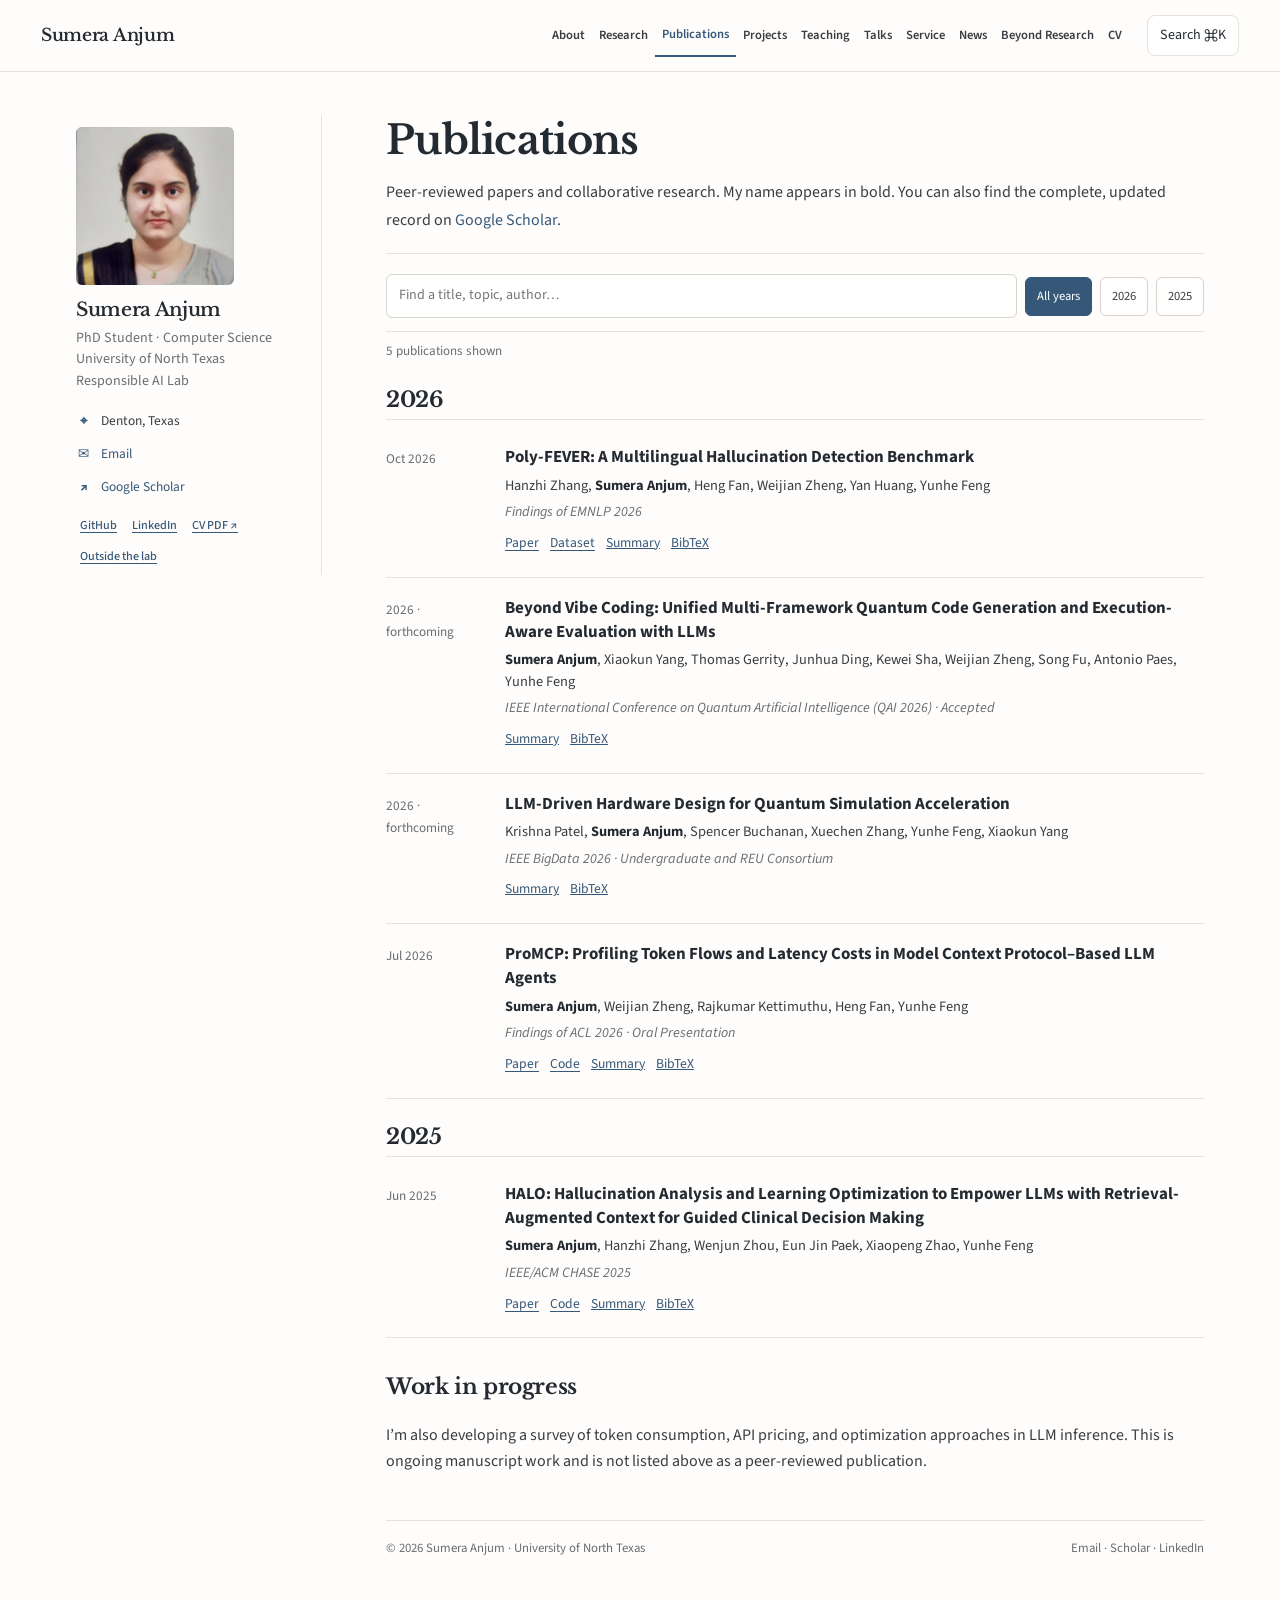
<file: publications.html>
<!DOCTYPE html>

<html lang="en">
<head>
<meta charset="utf-8"/>
<meta content="width=device-width, initial-scale=1" name="viewport"/>
<meta content="Published and accepted papers by Sumera Anjum." name="description"/>
<meta content="#f8f7f4" name="theme-color"/>
<meta content="website" property="og:type"/>
<meta content="Publications | Sumera Anjum" property="og:title"/>
<meta content="Published and accepted papers by Sumera Anjum." property="og:description"/>
<meta content="https://sumera21.github.io/sumera-anjum/publications.html" property="og:url"/>
<link href="https://sumera21.github.io/sumera-anjum/publications.html" rel="canonical"/>
<link href="favicon.svg" rel="icon" type="image/svg+xml"/>
<link href="https://fonts.googleapis.com" rel="preconnect"/>
<link crossorigin="" href="https://fonts.gstatic.com" rel="preconnect"/>
<link href="https://fonts.googleapis.com/css2?family=Source+Sans+3:wght@400;500;600;700&amp;family=Libre+Baskerville:wght@400;700&amp;display=swap" rel="stylesheet"/>
<link href="style.css" rel="stylesheet"/>
<script defer="" src="app.js"></script>
<title>Publications | Sumera Anjum</title>
<script type="application/ld+json">{"@context":"https://schema.org","@type":"Person","name":"Sumera Anjum","url":"https://sumera21.github.io/sumera-anjum/","jobTitle":"PhD Researcher","affiliation":{"@type":"CollegeOrUniversity","name":"University of North Texas"},"sameAs":["https://scholar.google.com/citations?user=a0jfZgEAAAAJ&hl=en","https://github.com/sumera21","https://www.linkedin.com/in/sumera-anjum-30345b1b0/"]}</script>
</head>
<body>
<a class="skip-link" href="#main-content">Skip to content</a>
<header class="site-header"><div class="header-inner">
<a class="brand" href="index.html">Sumera Anjum</a>
<nav aria-label="Main navigation" class="primary-nav" id="primary-nav"><a href="index.html">About</a><a href="research.html">Research</a><a aria-current="page" href="publications.html">Publications</a><a href="projects.html">Projects</a><a href="teaching.html">Teaching</a><a href="talks.html">Talks</a><a href="service.html">Service</a><a href="news.html">News</a><a href="life.html">Beyond Research</a><a href="cv.html">CV</a></nav>
<div class="header-tools">
<button aria-label="Search the website" class="icon-btn" data-open-search="" type="button">Search <span aria-hidden="true">⌘K</span></button>
<button aria-controls="primary-nav" aria-expanded="false" class="icon-btn menu-btn" data-menu-toggle="" type="button">Menu</button>
</div>
</div></header>
<div class="shell">
<aside aria-label="Academic profile" class="sidebar">
<img alt="Portrait of Sumera Anjum" class="avatar" height="156" src="images/SAnjum.png" width="156"/>
<div><h2 class="side-name">Sumera Anjum</h2><p class="side-role">PhD Student · Computer Science<br/>University of North Texas<br/>Responsible AI Lab</p></div>
<ul class="sidebar-list">
<li><span aria-hidden="true" class="side-symbol">⌖</span> Denton, Texas</li>
<li><span aria-hidden="true" class="side-symbol">✉</span> <a href="mailto:sumeraanjum@my.unt.edu">Email</a></li>
<li><span aria-hidden="true" class="side-symbol">↗</span> <a href="https://scholar.google.com/citations?user=a0jfZgEAAAAJ&amp;hl=en" rel="noopener noreferrer" target="_blank">Google Scholar</a></li>
</ul>
<div aria-label="Profile links" class="sidebar-links">
<a href="https://github.com/sumera21" rel="noopener noreferrer" target="_blank">GitHub</a>
<a href="https://www.linkedin.com/in/sumera-anjum-30345b1b0/" rel="noopener noreferrer" target="_blank">LinkedIn</a>
<a href="files/Sumera_Anjum_CV.pdf" rel="noopener noreferrer" target="_blank">CV PDF ↗</a>
<a href="life.html">Outside the lab</a></div>
</aside>
<main class="content" id="main-content"><div class="page-heading"><h1>Publications</h1><p>Peer-reviewed papers and collaborative research. My name appears in bold. You can also find the complete, updated record on <a href="https://scholar.google.com/citations?user=a0jfZgEAAAAJ&amp;hl=en">Google Scholar</a>.</p></div>
<div class="filters" role="search"><label class="visually-hidden" for="publication-filter">Search publications</label><input class="filter-input" id="publication-filter" placeholder="Find a title, topic, author…" type="search"/><button aria-pressed="true" class="filter-btn" data-year-filter="all">All years</button><button aria-pressed="false" class="filter-btn" data-year-filter="2026">2026</button><button aria-pressed="false" class="filter-btn" data-year-filter="2025">2025</button></div><p aria-live="polite" class="result-count" id="publication-count"></p>
<h2 class="year-heading">2026</h2><article class="academic-paper" data-publication="" data-search="Poly-FEVER: A Multilingual Hallucination Detection Benchmark Hanzhi Zhang, Sumera Anjum, Heng Fan, Weijian Zheng, Yan Huang, Yunhe Feng Findings of EMNLP 2026" data-year="2026" id="poly-fever"><div class="paper-date">Oct 2026</div><div class="paper-main"><h3>Poly-FEVER: A Multilingual Hallucination Detection Benchmark</h3><p class="paper-authors">Hanzhi Zhang, <strong>Sumera Anjum</strong>, Heng Fan, Weijian Zheng, Yan Huang, Yunhe Feng</p><p class="paper-venue">Findings of EMNLP 2026</p><div class="paper-actions"><a href="https://aclanthology.org/2026.findings-emnlp.540/" rel="noopener" target="_blank">Paper</a> <a href="https://huggingface.co/datasets/HanzhiZhang/Poly-FEVER" rel="noopener" target="_blank">Dataset</a> <details><summary>Summary</summary><div class="expand-content"><p>Poly-FEVER is a multilingual fact-verification benchmark containing 77,973 supported and refuted claims aligned across 11 languages. It evaluates how factuality judgments and hallucination detection vary across languages, model families, and prompting strategies.</p></div></details> <details><summary>BibTeX</summary><div class="expand-content"><button data-copy-target="bib-poly-fever" type="button">Copy citation</button><pre id="bib-poly-fever">@inproceedings{zhang-etal-2026-poly,
  title={Poly-{FEVER}: A Multilingual Hallucination Detection Benchmark},
  author={Zhang, Hanzhi and Anjum, Sumera and Fan, Heng and Zheng, Weijian and Huang, Yan and Feng, Yunhe},
  booktitle={Findings of the Association for Computational Linguistics: EMNLP 2026},
  year={2026},
  pages={11353--11369},
  doi={10.18653/2026.findings-emnlp.540},
  url={https://aclanthology.org/2026.findings-emnlp.540/}
}</pre></div></details></div></div></article><article class="academic-paper" data-publication="" data-search="Beyond Vibe Coding: Unified Multi-Framework Quantum Code Generation and Execution-Aware Evaluation with LLMs Sumera Anjum, Xiaokun Yang, Thomas Gerrity, Junhua Ding, Kewei Sha, Weijian Zheng, Song Fu, Antonio Paes, Yunhe Feng IEEE International Conference on Quantum Artificial Intelligence (QAI 2026) · Accepted" data-year="2026" id="beyond-vibe-coding"><div class="paper-date">2026 · forthcoming</div><div class="paper-main"><h3>Beyond Vibe Coding: Unified Multi-Framework Quantum Code Generation and Execution-Aware Evaluation with LLMs</h3><p class="paper-authors"><strong>Sumera Anjum</strong>, Xiaokun Yang, Thomas Gerrity, Junhua Ding, Kewei Sha, Weijian Zheng, Song Fu, Antonio Paes, Yunhe Feng</p><p class="paper-venue">IEEE International Conference on Quantum Artificial Intelligence (QAI 2026) · Accepted</p><div class="paper-actions"> <details><summary>Summary</summary><div class="expand-content"><p>This work investigates quantum code generation with language models across PennyLane, Qiskit, and OpenQASM, using execution-aware evaluation to assess whether generated programs run and produce the intended quantum-state behavior.</p></div></details> <details><summary>BibTeX</summary><div class="expand-content"><button data-copy-target="bib-beyond-vibe-coding" type="button">Copy citation</button><pre id="bib-beyond-vibe-coding">@inproceedings{anjum2026beyondvibe,
  title={Beyond Vibe Coding: Unified Multi-Framework Quantum Code Generation and Execution-Aware Evaluation with LLMs},
  author={Anjum, Sumera and Yang, Xiaokun and Gerrity, Thomas and Ding, Junhua and Sha, Kewei and Zheng, Weijian and Fu, Song and Paes, Antonio and Feng, Yunhe},
  booktitle={IEEE International Conference on Quantum Artificial Intelligence (QAI)},
  year={2026}
}</pre></div></details></div></div></article><article class="academic-paper" data-publication="" data-search="LLM-Driven Hardware Design for Quantum Simulation Acceleration Krishna Patel, Sumera Anjum, Spencer Buchanan, Xuechen Zhang, Yunhe Feng, Xiaokun Yang IEEE BigData 2026 · Undergraduate and REU Consortium" data-year="2026" id="quantum-hardware"><div class="paper-date">2026 · forthcoming</div><div class="paper-main"><h3>LLM-Driven Hardware Design for Quantum Simulation Acceleration</h3><p class="paper-authors">Krishna Patel, <strong>Sumera Anjum</strong>, Spencer Buchanan, Xuechen Zhang, Yunhe Feng, Xiaokun Yang</p><p class="paper-venue">IEEE BigData 2026 · Undergraduate and REU Consortium</p><div class="paper-actions"> <details><summary>Summary</summary><div class="expand-content"><p>A research collaboration exploring language-model-assisted generation and evaluation of hardware designs for quantum simulation. The work evaluates proposed circuits and compares their behavior against reference designs.</p></div></details> <details><summary>BibTeX</summary><div class="expand-content"><button data-copy-target="bib-quantum-hardware" type="button">Copy citation</button><pre id="bib-quantum-hardware">@inproceedings{patel2026hardware,
  title={LLM-Driven Hardware Design for Quantum Simulation Acceleration},
  author={Patel, Krishna and Anjum, Sumera and Buchanan, Spencer and Zhang, Xuechen and Feng, Yunhe and Yang, Xiaokun},
  booktitle={IEEE BigData Undergraduate and REU Consortium},
  year={2026}
}</pre></div></details></div></div></article><article class="academic-paper" data-publication="" data-search="ProMCP: Profiling Token Flows and Latency Costs in Model Context Protocol–Based LLM Agents Sumera Anjum, Weijian Zheng, Rajkumar Kettimuthu, Heng Fan, Yunhe Feng Findings of ACL 2026 · Oral Presentation" data-year="2026" id="promcp"><div class="paper-date">Jul 2026</div><div class="paper-main"><h3>ProMCP: Profiling Token Flows and Latency Costs in Model Context Protocol–Based LLM Agents</h3><p class="paper-authors"><strong>Sumera Anjum</strong>, Weijian Zheng, Rajkumar Kettimuthu, Heng Fan, Yunhe Feng</p><p class="paper-venue">Findings of ACL 2026 · Oral Presentation</p><div class="paper-actions"><a href="https://aclanthology.org/2026.findings-acl.1967/" rel="noopener" target="_blank">Paper</a> <a href="https://github.com/ResponsibleAILab/ProMCP" rel="noopener" target="_blank">Code</a> <details><summary>Summary</summary><div class="expand-content"><p>ProMCP profiles token usage and latency throughout a six-stage Model Context Protocol pipeline, studying 20 MCP servers and 169 tools across local, cloud, and off-the-shelf agent configurations. It identifies orchestration and answer synthesis as significant cost drivers.</p></div></details> <details><summary>BibTeX</summary><div class="expand-content"><button data-copy-target="bib-promcp" type="button">Copy citation</button><pre id="bib-promcp">@inproceedings{anjum-etal-2026-promcp,
  title={Pro{MCP}: Profiling Token Flows and Latency Costs in Model Context Protocol--Based {LLM} Agents},
  author={Anjum, Sumera and Zheng, Weijian and Kettimuthu, Rajkumar and Fan, Heng and Feng, Yunhe},
  booktitle={Findings of the Association for Computational Linguistics: ACL 2026},
  year={2026},
  pages={39476--39487},
  doi={10.18653/v1/2026.findings-acl.1967},
  url={https://aclanthology.org/2026.findings-acl.1967/}
}</pre></div></details></div></div></article><h2 class="year-heading">2025</h2><article class="academic-paper" data-publication="" data-search="HALO: Hallucination Analysis and Learning Optimization to Empower LLMs with Retrieval-Augmented Context for Guided Clinical Decision Making Sumera Anjum, Hanzhi Zhang, Wenjun Zhou, Eun Jin Paek, Xiaopeng Zhao, Yunhe Feng IEEE/ACM CHASE 2025" data-year="2025" id="halo"><div class="paper-date">Jun 2025</div><div class="paper-main"><h3>HALO: Hallucination Analysis and Learning Optimization to Empower LLMs with Retrieval-Augmented Context for Guided Clinical Decision Making</h3><p class="paper-authors"><strong>Sumera Anjum</strong>, Hanzhi Zhang, Wenjun Zhou, Eun Jin Paek, Xiaopeng Zhao, Yunhe Feng</p><p class="paper-venue">IEEE/ACM CHASE 2025</p><div class="paper-actions"><a href="https://arxiv.org/abs/2409.10011" rel="noopener" target="_blank">Paper</a> <a href="https://github.com/ResponsibleAILab/HALO" rel="noopener" target="_blank">Code</a> <details><summary>Summary</summary><div class="expand-content"><p>HALO combines external retrieval, query variation, and maximum marginal relevance to improve the reliability of large language models for clinical question answering. It is evaluated on MedMCQA and studies the effect of retrieved context on hallucinations.</p></div></details> <details><summary>BibTeX</summary><div class="expand-content"><button data-copy-target="bib-halo" type="button">Copy citation</button><pre id="bib-halo">@inproceedings{anjum2025halo,
  title={HALO: Hallucination Analysis and Learning Optimization to Empower LLMs with Retrieval-Augmented Context for Guided Clinical Decision Making},
  author={Anjum, Sumera and Zhang, Hanzhi and Zhou, Wenjun and Paek, Eun Jin and Zhao, Xiaopeng and Feng, Yunhe},
  booktitle={2025 IEEE/ACM Conference on Connected Health: Applications, Systems and Engineering Technologies (CHASE)},
  pages={187--198},
  year={2025},
  organization={IEEE}
}</pre></div></details></div></div></article><p class="empty-state" hidden="" id="publication-empty">No matching papers.</p><section class="section"><h2>Work in progress</h2><p>I’m also developing a survey of token consumption, API pricing, and optimization approaches in LLM inference. This is ongoing manuscript work and is not listed above as a peer-reviewed publication.</p></section><footer class="site-footer"><span>© 2026 Sumera Anjum · University of North Texas</span><span><a href="mailto:sumeraanjum@my.unt.edu">Email</a> · <a href="https://scholar.google.com/citations?user=a0jfZgEAAAAJ&amp;hl=en">Scholar</a> · <a href="https://www.linkedin.com/in/sumera-anjum-30345b1b0/">LinkedIn</a></span></footer></main>
</div>
<dialog aria-label="Search site" class="search-dialog" id="site-search">
<div class="search-top"><input aria-label="Search query" id="site-search-input" placeholder="Search publications, research, pages…" type="search"/><button aria-label="Close search" data-close-search="" type="button">Esc</button></div>
<div class="search-results" id="site-search-results"></div>
<p class="search-hint">Search across pages and key research topics · Ctrl/⌘ + K</p>
</dialog>
</body></html>
</file>
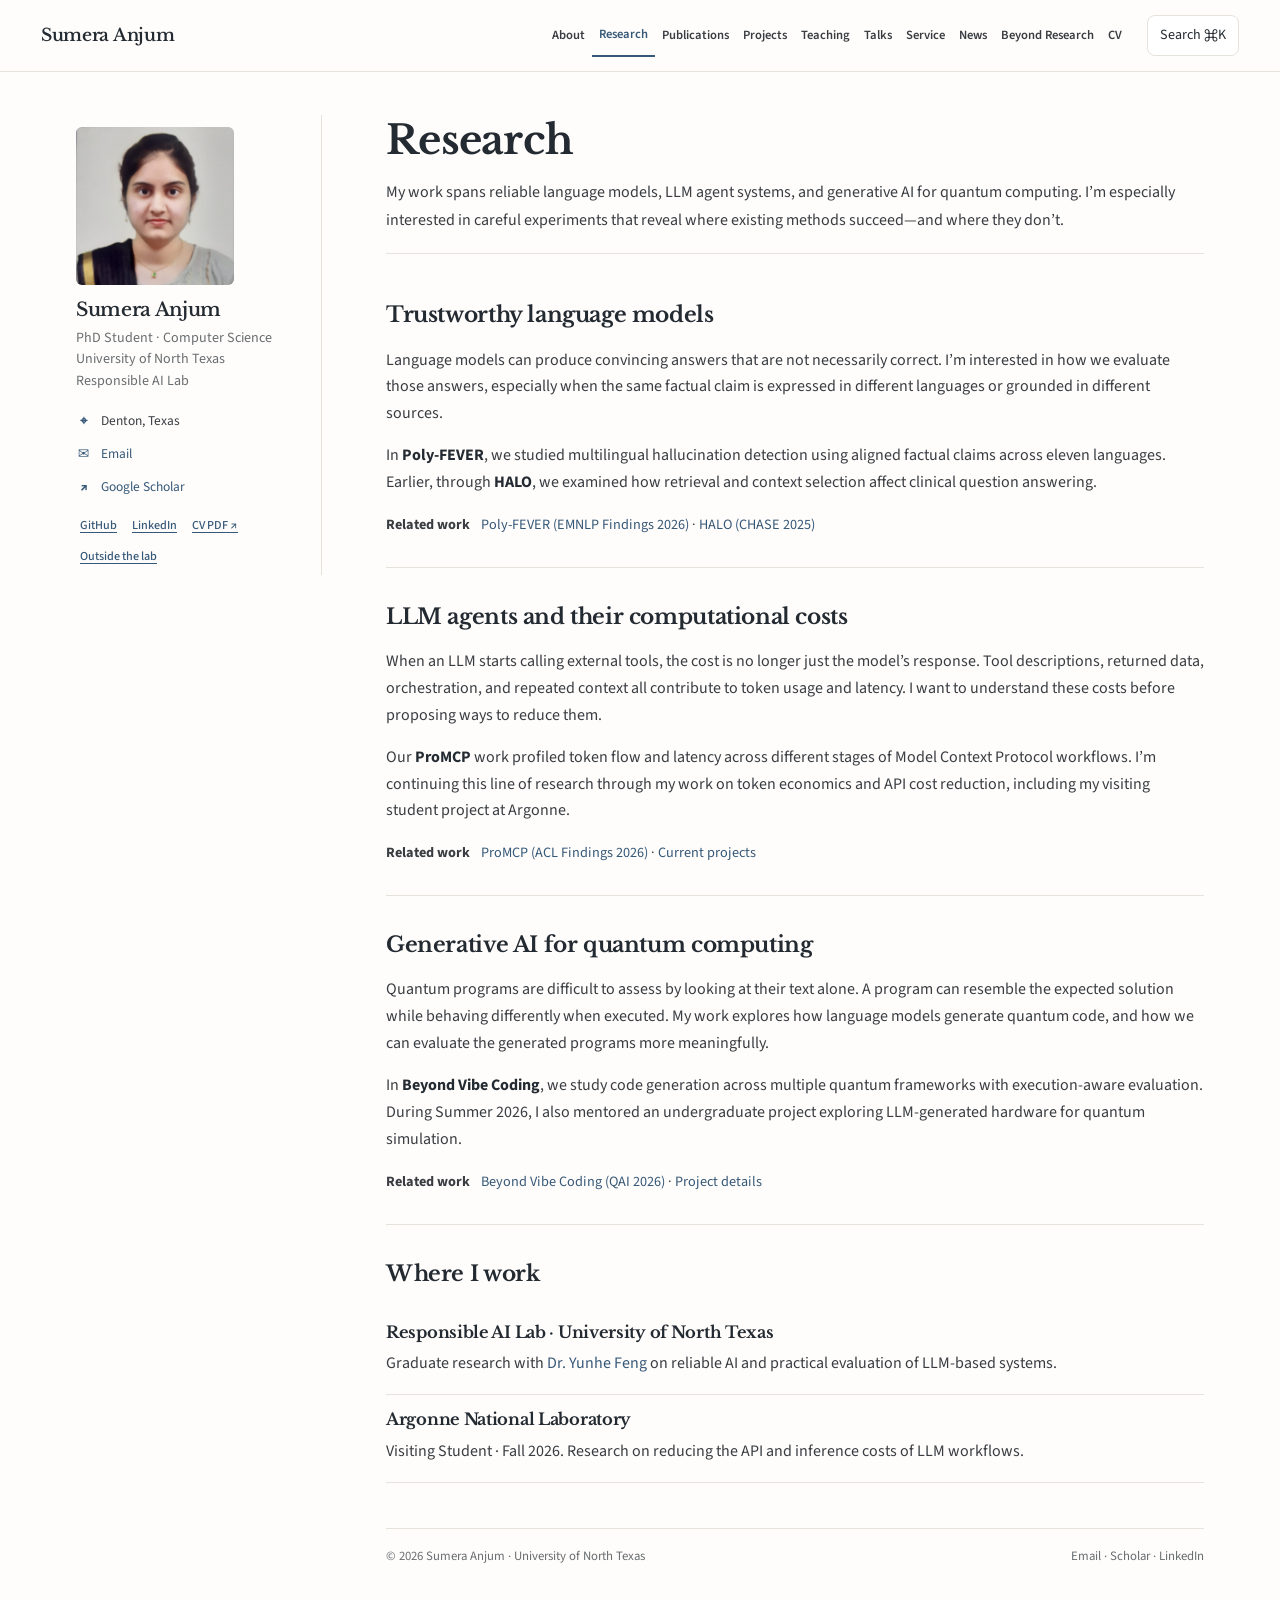
<file: research.html>
<!DOCTYPE html>

<html lang="en">
<head>
<meta charset="utf-8"/>
<meta content="width=device-width, initial-scale=1" name="viewport"/>
<meta content="Research interests and recent projects by Sumera Anjum." name="description"/>
<meta content="#f8f7f4" name="theme-color"/>
<meta content="website" property="og:type"/>
<meta content="Research | Sumera Anjum" property="og:title"/>
<meta content="Research interests and recent projects by Sumera Anjum." property="og:description"/>
<meta content="https://sumera21.github.io/sumera-anjum/research.html" property="og:url"/>
<link href="https://sumera21.github.io/sumera-anjum/research.html" rel="canonical"/>
<link href="favicon.svg" rel="icon" type="image/svg+xml"/>
<link href="https://fonts.googleapis.com" rel="preconnect"/>
<link crossorigin="" href="https://fonts.gstatic.com" rel="preconnect"/>
<link href="https://fonts.googleapis.com/css2?family=Source+Sans+3:wght@400;500;600;700&amp;family=Libre+Baskerville:wght@400;700&amp;display=swap" rel="stylesheet"/>
<link href="style.css" rel="stylesheet"/>
<script defer="" src="app.js"></script>
<title>Research | Sumera Anjum</title>
<script type="application/ld+json">{"@context":"https://schema.org","@type":"Person","name":"Sumera Anjum","url":"https://sumera21.github.io/sumera-anjum/","jobTitle":"PhD Researcher","affiliation":{"@type":"CollegeOrUniversity","name":"University of North Texas"},"sameAs":["https://scholar.google.com/citations?user=a0jfZgEAAAAJ&hl=en","https://github.com/sumera21","https://www.linkedin.com/in/sumera-anjum-30345b1b0/"]}</script>
</head>
<body>
<a class="skip-link" href="#main-content">Skip to content</a>
<header class="site-header"><div class="header-inner">
<a class="brand" href="index.html">Sumera Anjum</a>
<nav aria-label="Main navigation" class="primary-nav" id="primary-nav"><a href="index.html">About</a><a aria-current="page" href="research.html">Research</a><a href="publications.html">Publications</a><a href="projects.html">Projects</a><a href="teaching.html">Teaching</a><a href="talks.html">Talks</a><a href="service.html">Service</a><a href="news.html">News</a><a href="life.html">Beyond Research</a><a href="cv.html">CV</a></nav>
<div class="header-tools">
<button aria-label="Search the website" class="icon-btn" data-open-search="" type="button">Search <span aria-hidden="true">⌘K</span></button>
<button aria-controls="primary-nav" aria-expanded="false" class="icon-btn menu-btn" data-menu-toggle="" type="button">Menu</button>
</div>
</div></header>
<div class="shell">
<aside aria-label="Academic profile" class="sidebar">
<img alt="Portrait of Sumera Anjum" class="avatar" height="156" src="images/SAnjum.png" width="156"/>
<div><h2 class="side-name">Sumera Anjum</h2><p class="side-role">PhD Student · Computer Science<br/>University of North Texas<br/>Responsible AI Lab</p></div>
<ul class="sidebar-list">
<li><span aria-hidden="true" class="side-symbol">⌖</span> Denton, Texas</li>
<li><span aria-hidden="true" class="side-symbol">✉</span> <a href="mailto:sumeraanjum@my.unt.edu">Email</a></li>
<li><span aria-hidden="true" class="side-symbol">↗</span> <a href="https://scholar.google.com/citations?user=a0jfZgEAAAAJ&amp;hl=en" rel="noopener noreferrer" target="_blank">Google Scholar</a></li>
</ul>
<div aria-label="Profile links" class="sidebar-links">
<a href="https://github.com/sumera21" rel="noopener noreferrer" target="_blank">GitHub</a>
<a href="https://www.linkedin.com/in/sumera-anjum-30345b1b0/" rel="noopener noreferrer" target="_blank">LinkedIn</a>
<a href="files/Sumera_Anjum_CV.pdf" rel="noopener noreferrer" target="_blank">CV PDF ↗</a>
<a href="life.html">Outside the lab</a></div>
</aside>
<main class="content" id="main-content"><div class="page-heading"><h1>Research</h1><p>My work spans reliable language models, LLM agent systems, and generative AI for quantum computing. I’m especially interested in careful experiments that reveal where existing methods succeed—and where they don’t.</p></div>
<section class="section research-section"><h2>Trustworthy language models</h2><p>Language models can produce convincing answers that are not necessarily correct. I’m interested in how we evaluate those answers, especially when the same factual claim is expressed in different languages or grounded in different sources.</p>
<p>In <strong>Poly-FEVER</strong>, we studied multilingual hallucination detection using aligned factual claims across eleven languages. Earlier, through <strong>HALO</strong>, we examined how retrieval and context selection affect clinical question answering.</p><p class="related-work"><span>Related work</span> <a href="publications.html#poly-fever">Poly-FEVER (EMNLP Findings 2026)</a> · <a href="publications.html#halo">HALO (CHASE 2025)</a></p></section>
<section class="section research-section"><h2>LLM agents and their computational costs</h2><p>When an LLM starts calling external tools, the cost is no longer just the model’s response. Tool descriptions, returned data, orchestration, and repeated context all contribute to token usage and latency. I want to understand these costs before proposing ways to reduce them.</p><p>Our <strong>ProMCP</strong> work profiled token flow and latency across different stages of Model Context Protocol workflows. I’m continuing this line of research through my work on token economics and API cost reduction, including my visiting student project at Argonne.</p><p class="related-work"><span>Related work</span> <a href="publications.html#promcp">ProMCP (ACL Findings 2026)</a> · <a href="projects.html">Current projects</a></p></section>
<section class="section research-section"><h2>Generative AI for quantum computing</h2><p>Quantum programs are difficult to assess by looking at their text alone. A program can resemble the expected solution while behaving differently when executed. My work explores how language models generate quantum code, and how we can evaluate the generated programs more meaningfully.</p><p>In <strong>Beyond Vibe Coding</strong>, we study code generation across multiple quantum frameworks with execution-aware evaluation. During Summer 2026, I also mentored an undergraduate project exploring LLM-generated hardware for quantum simulation.</p><p class="related-work"><span>Related work</span> <a href="publications.html#beyond-vibe-coding">Beyond Vibe Coding (QAI 2026)</a> · <a href="projects.html">Project details</a></p></section>
<section class="section"><h2>Where I work</h2><div class="simple-entry"><h3>Responsible AI Lab · University of North Texas</h3><p>Graduate research with <a href="https://yunhefeng.me/">Dr. Yunhe Feng</a> on reliable AI and practical evaluation of LLM-based systems.</p></div><div class="simple-entry"><h3>Argonne National Laboratory</h3><p>Visiting Student · Fall 2026. Research on reducing the API and inference costs of LLM workflows.</p></div></section><footer class="site-footer"><span>© 2026 Sumera Anjum · University of North Texas</span><span><a href="mailto:sumeraanjum@my.unt.edu">Email</a> · <a href="https://scholar.google.com/citations?user=a0jfZgEAAAAJ&amp;hl=en">Scholar</a> · <a href="https://www.linkedin.com/in/sumera-anjum-30345b1b0/">LinkedIn</a></span></footer></main>
</div>
<dialog aria-label="Search site" class="search-dialog" id="site-search">
<div class="search-top"><input aria-label="Search query" id="site-search-input" placeholder="Search publications, research, pages…" type="search"/><button aria-label="Close search" data-close-search="" type="button">Esc</button></div>
<div class="search-results" id="site-search-results"></div>
<p class="search-hint">Search across pages and key research topics · Ctrl/⌘ + K</p>
</dialog>
</body></html>
</file>
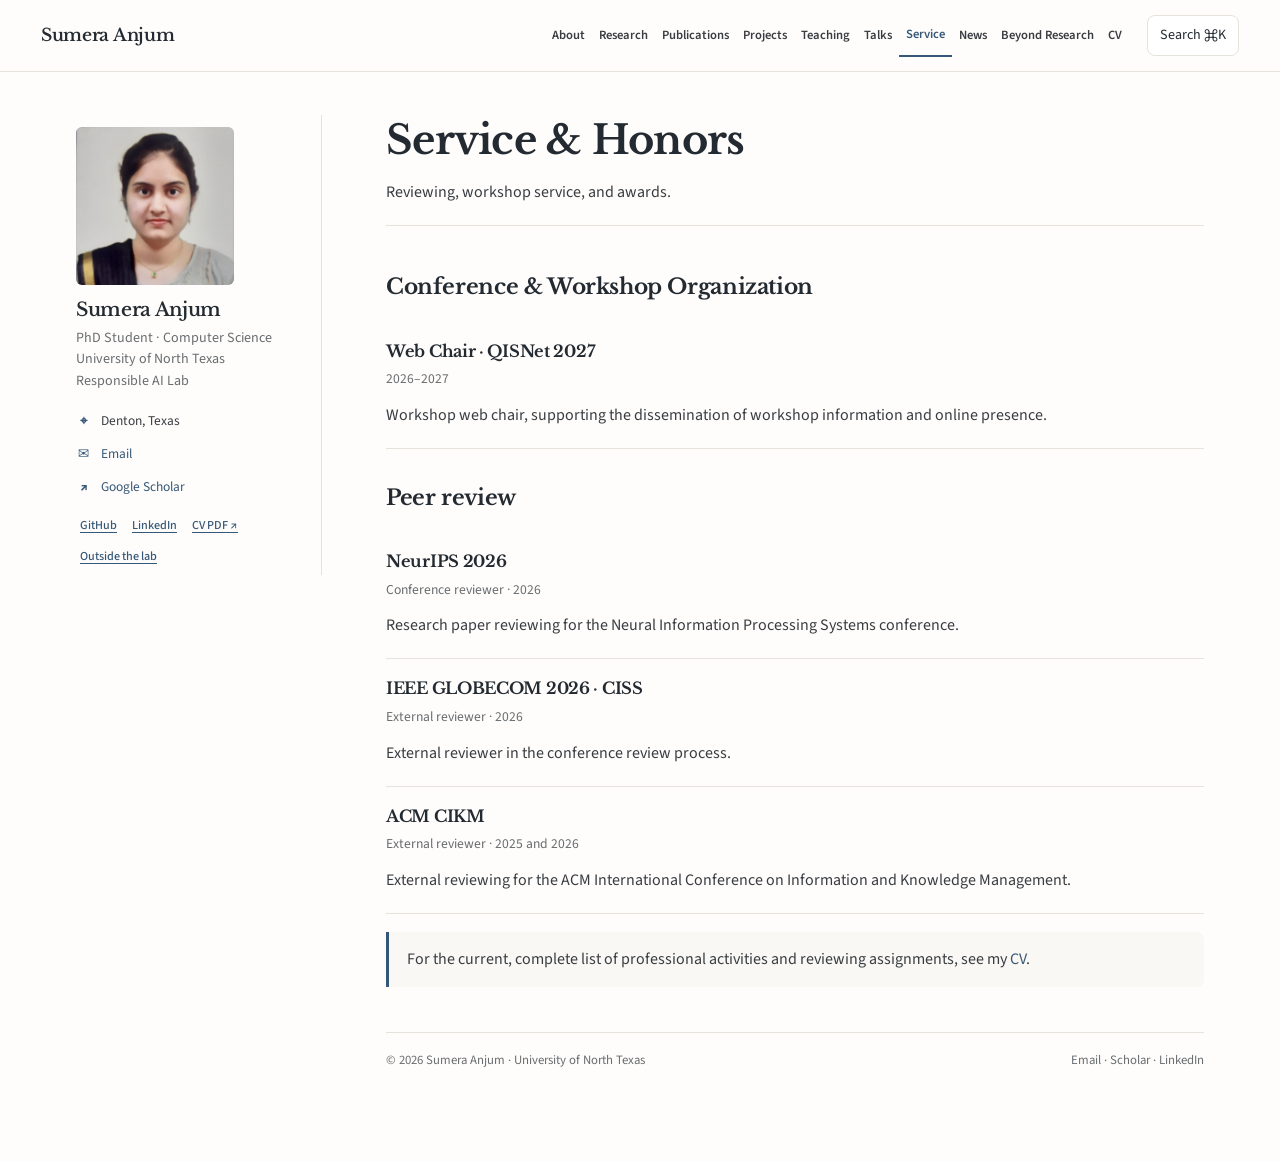
<file: service.html>
<!DOCTYPE html>

<html lang="en">
<head>
<meta charset="utf-8"/>
<meta content="width=device-width, initial-scale=1" name="viewport"/>
<meta content="Professional service by Sumera Anjum: workshop web chair, NeurIPS, CIKM and GLOBECOM peer review." name="description"/>
<meta content="#f8f7f4" name="theme-color"/>
<meta content="website" property="og:type"/>
<meta content="Professional Service | Sumera Anjum" property="og:title"/>
<meta content="Professional service by Sumera Anjum: workshop web chair, NeurIPS, CIKM and GLOBECOM peer review." property="og:description"/>
<meta content="https://sumera21.github.io/sumera-anjum/service.html" property="og:url"/>
<link href="https://sumera21.github.io/sumera-anjum/service.html" rel="canonical"/>
<link href="favicon.svg" rel="icon" type="image/svg+xml"/>
<link href="https://fonts.googleapis.com" rel="preconnect"/>
<link crossorigin="" href="https://fonts.gstatic.com" rel="preconnect"/>
<link href="https://fonts.googleapis.com/css2?family=Source+Sans+3:wght@400;500;600;700&amp;family=Libre+Baskerville:wght@400;700&amp;display=swap" rel="stylesheet"/>
<link href="style.css" rel="stylesheet"/>
<script defer="" src="app.js"></script>
<title>Professional Service | Sumera Anjum</title>
<script type="application/ld+json">{"@context":"https://schema.org","@type":"Person","name":"Sumera Anjum","url":"https://sumera21.github.io/sumera-anjum/","jobTitle":"PhD Researcher","affiliation":{"@type":"CollegeOrUniversity","name":"University of North Texas"},"sameAs":["https://scholar.google.com/citations?user=a0jfZgEAAAAJ&hl=en","https://github.com/sumera21","https://www.linkedin.com/in/sumera-anjum-30345b1b0/"]}</script>
</head>
<body>
<a class="skip-link" href="#main-content">Skip to content</a>
<header class="site-header"><div class="header-inner">
<a class="brand" href="index.html">Sumera Anjum</a>
<nav aria-label="Main navigation" class="primary-nav" id="primary-nav"><a href="index.html">About</a><a href="research.html">Research</a><a href="publications.html">Publications</a><a href="projects.html">Projects</a><a href="teaching.html">Teaching</a><a href="talks.html">Talks</a><a aria-current="page" href="service.html">Service</a><a href="news.html">News</a><a href="life.html">Beyond Research</a><a href="cv.html">CV</a></nav>
<div class="header-tools">
<button aria-label="Search the website" class="icon-btn" data-open-search="" type="button">Search <span aria-hidden="true">⌘K</span></button>
<button aria-controls="primary-nav" aria-expanded="false" class="icon-btn menu-btn" data-menu-toggle="" type="button">Menu</button>
</div>
</div></header>
<div class="shell">
<aside aria-label="Academic profile" class="sidebar">
<img alt="Portrait of Sumera Anjum" class="avatar" height="156" src="images/SAnjum.png" width="156"/>
<div><h2 class="side-name">Sumera Anjum</h2><p class="side-role">PhD Student · Computer Science<br/>University of North Texas<br/>Responsible AI Lab</p></div>
<ul class="sidebar-list">
<li><span aria-hidden="true" class="side-symbol">⌖</span> Denton, Texas</li>
<li><span aria-hidden="true" class="side-symbol">✉</span> <a href="mailto:sumeraanjum@my.unt.edu">Email</a></li>
<li><span aria-hidden="true" class="side-symbol">↗</span> <a href="https://scholar.google.com/citations?user=a0jfZgEAAAAJ&amp;hl=en" rel="noopener noreferrer" target="_blank">Google Scholar</a></li>
</ul>
<div aria-label="Profile links" class="sidebar-links">
<a href="https://github.com/sumera21" rel="noopener noreferrer" target="_blank">GitHub</a>
<a href="https://www.linkedin.com/in/sumera-anjum-30345b1b0/" rel="noopener noreferrer" target="_blank">LinkedIn</a>
<a href="files/Sumera_Anjum_CV.pdf" rel="noopener noreferrer" target="_blank">CV PDF ↗</a>
<a href="life.html">Outside the lab</a></div>
</aside>
<main class="content" id="main-content">
<div class="page-heading"><h1>Service &amp; Honors</h1><p>Reviewing, workshop service, and awards.</p></div><section class="section"><h2>Conference &amp; Workshop Organization</h2><article class="detail-card"><h3>Web Chair · QISNet 2027</h3><p class="detail-meta">2026–2027</p><p>Workshop web chair, supporting the dissemination of workshop information and online presence.</p></article></section><section class="section"><h2>Peer review</h2><article class="detail-card"><h3>NeurIPS 2026</h3><p class="detail-meta">Conference reviewer · 2026</p><p>Research paper reviewing for the Neural Information Processing Systems conference.</p></article><article class="detail-card"><h3>IEEE GLOBECOM 2026 · CISS</h3><p class="detail-meta">External reviewer · 2026</p><p>External reviewer in the conference review process.</p></article><article class="detail-card"><h3>ACM CIKM</h3><p class="detail-meta">External reviewer · 2025 and 2026</p><p>External reviewing for the ACM International Conference on Information and Knowledge Management.</p></article></section><div class="callout"><p>For the current, complete list of professional activities and reviewing assignments, see my <a href="cv.html">CV</a>.</p></div>
<footer class="site-footer"><span>© 2026 Sumera Anjum · University of North Texas</span><span><a href="mailto:sumeraanjum@my.unt.edu">Email</a> · <a href="https://scholar.google.com/citations?user=a0jfZgEAAAAJ&amp;hl=en">Scholar</a> · <a href="https://www.linkedin.com/in/sumera-anjum-30345b1b0/">LinkedIn</a></span></footer>
</main>
</div>
<dialog aria-label="Search site" class="search-dialog" id="site-search">
<div class="search-top"><input aria-label="Search query" id="site-search-input" placeholder="Search publications, research, pages…" type="search"/><button aria-label="Close search" data-close-search="" type="button">Esc</button></div>
<div class="search-results" id="site-search-results"></div>
<p class="search-hint">Search across pages and key research topics · Ctrl/⌘ + K</p>
</dialog>
</body></html>
</file>
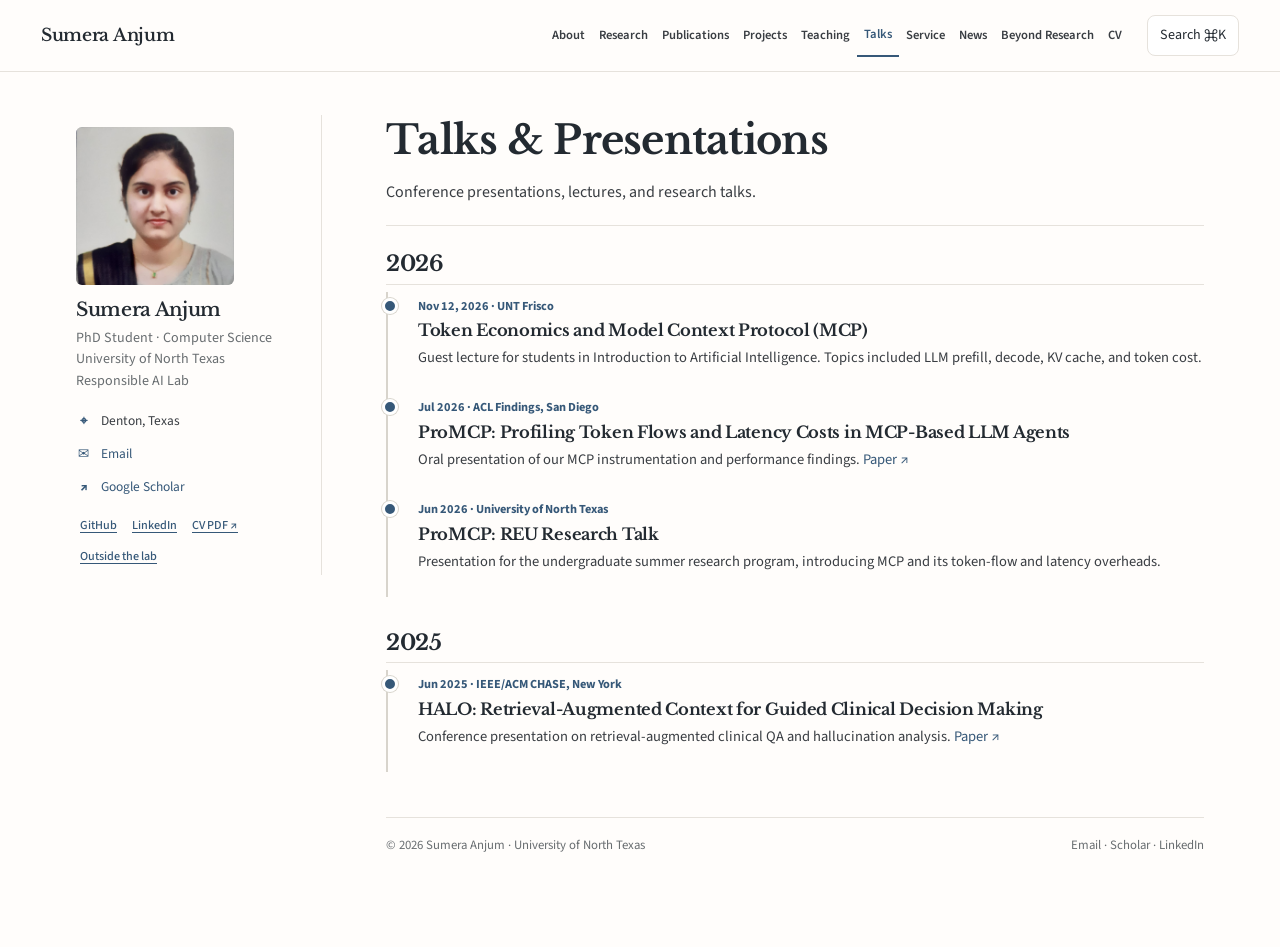
<file: talks.html>
<!DOCTYPE html>

<html lang="en">
<head>
<meta charset="utf-8"/>
<meta content="width=device-width, initial-scale=1" name="viewport"/>
<meta content="Talks by Sumera Anjum on token economics, MCP, ProMCP and clinical question answering." name="description"/>
<meta content="#f8f7f4" name="theme-color"/>
<meta content="website" property="og:type"/>
<meta content="Talks &amp;amp; Presentations | Sumera Anjum" property="og:title"/>
<meta content="Talks by Sumera Anjum on token economics, MCP, ProMCP and clinical question answering." property="og:description"/>
<meta content="https://sumera21.github.io/sumera-anjum/talks.html" property="og:url"/>
<link href="https://sumera21.github.io/sumera-anjum/talks.html" rel="canonical"/>
<link href="favicon.svg" rel="icon" type="image/svg+xml"/>
<link href="https://fonts.googleapis.com" rel="preconnect"/>
<link crossorigin="" href="https://fonts.gstatic.com" rel="preconnect"/>
<link href="https://fonts.googleapis.com/css2?family=Source+Sans+3:wght@400;500;600;700&amp;family=Libre+Baskerville:wght@400;700&amp;display=swap" rel="stylesheet"/>
<link href="style.css" rel="stylesheet"/>
<script defer="" src="app.js"></script>
<title>Talks &amp; Presentations | Sumera Anjum</title>
<script type="application/ld+json">{"@context":"https://schema.org","@type":"Person","name":"Sumera Anjum","url":"https://sumera21.github.io/sumera-anjum/","jobTitle":"PhD Researcher","affiliation":{"@type":"CollegeOrUniversity","name":"University of North Texas"},"sameAs":["https://scholar.google.com/citations?user=a0jfZgEAAAAJ&hl=en","https://github.com/sumera21","https://www.linkedin.com/in/sumera-anjum-30345b1b0/"]}</script>
</head>
<body>
<a class="skip-link" href="#main-content">Skip to content</a>
<header class="site-header"><div class="header-inner">
<a class="brand" href="index.html">Sumera Anjum</a>
<nav aria-label="Main navigation" class="primary-nav" id="primary-nav"><a href="index.html">About</a><a href="research.html">Research</a><a href="publications.html">Publications</a><a href="projects.html">Projects</a><a href="teaching.html">Teaching</a><a aria-current="page" href="talks.html">Talks</a><a href="service.html">Service</a><a href="news.html">News</a><a href="life.html">Beyond Research</a><a href="cv.html">CV</a></nav>
<div class="header-tools">
<button aria-label="Search the website" class="icon-btn" data-open-search="" type="button">Search <span aria-hidden="true">⌘K</span></button>
<button aria-controls="primary-nav" aria-expanded="false" class="icon-btn menu-btn" data-menu-toggle="" type="button">Menu</button>
</div>
</div></header>
<div class="shell">
<aside aria-label="Academic profile" class="sidebar">
<img alt="Portrait of Sumera Anjum" class="avatar" height="156" src="images/SAnjum.png" width="156"/>
<div><h2 class="side-name">Sumera Anjum</h2><p class="side-role">PhD Student · Computer Science<br/>University of North Texas<br/>Responsible AI Lab</p></div>
<ul class="sidebar-list">
<li><span aria-hidden="true" class="side-symbol">⌖</span> Denton, Texas</li>
<li><span aria-hidden="true" class="side-symbol">✉</span> <a href="mailto:sumeraanjum@my.unt.edu">Email</a></li>
<li><span aria-hidden="true" class="side-symbol">↗</span> <a href="https://scholar.google.com/citations?user=a0jfZgEAAAAJ&amp;hl=en" rel="noopener noreferrer" target="_blank">Google Scholar</a></li>
</ul>
<div aria-label="Profile links" class="sidebar-links">
<a href="https://github.com/sumera21" rel="noopener noreferrer" target="_blank">GitHub</a>
<a href="https://www.linkedin.com/in/sumera-anjum-30345b1b0/" rel="noopener noreferrer" target="_blank">LinkedIn</a>
<a href="files/Sumera_Anjum_CV.pdf" rel="noopener noreferrer" target="_blank">CV PDF ↗</a>
<a href="life.html">Outside the lab</a></div>
</aside>
<main class="content" id="main-content">
<div class="page-heading"><h1>Talks &amp; Presentations</h1><p>Conference presentations, lectures, and research talks.</p></div><h2 class="year-heading">2026</h2><div class="timeline"><article class="timeline-entry"><time class="when">Nov 12, 2026 · UNT Frisco</time><h3>Token Economics and Model Context Protocol (MCP)</h3><p>Guest lecture for students in Introduction to Artificial Intelligence. Topics included LLM prefill, decode, KV cache, and token cost.</p></article>
<article class="timeline-entry"><time class="when">Jul 2026 · ACL Findings, San Diego</time><h3>ProMCP: Profiling Token Flows and Latency Costs in MCP-Based LLM Agents</h3><p>Oral presentation of our MCP instrumentation and performance findings. <a href="https://aclanthology.org/2026.findings-acl.1967/">Paper ↗</a></p></article>
<article class="timeline-entry"><time class="when">Jun 2026 · University of North Texas</time><h3>ProMCP: REU Research Talk</h3><p>Presentation for the undergraduate summer research program, introducing MCP and its token-flow and latency overheads.</p></article></div><h2 class="year-heading">2025</h2><div class="timeline"><article class="timeline-entry"><time class="when">Jun 2025 · IEEE/ACM CHASE, New York</time><h3>HALO: Retrieval-Augmented Context for Guided Clinical Decision Making</h3><p>Conference presentation on retrieval-augmented clinical QA and hallucination analysis. <a href="https://arxiv.org/abs/2409.10011">Paper ↗</a></p></article></div>
<footer class="site-footer"><span>© 2026 Sumera Anjum · University of North Texas</span><span><a href="mailto:sumeraanjum@my.unt.edu">Email</a> · <a href="https://scholar.google.com/citations?user=a0jfZgEAAAAJ&amp;hl=en">Scholar</a> · <a href="https://www.linkedin.com/in/sumera-anjum-30345b1b0/">LinkedIn</a></span></footer>
</main>
</div>
<dialog aria-label="Search site" class="search-dialog" id="site-search">
<div class="search-top"><input aria-label="Search query" id="site-search-input" placeholder="Search publications, research, pages…" type="search"/><button aria-label="Close search" data-close-search="" type="button">Esc</button></div>
<div class="search-results" id="site-search-results"></div>
<p class="search-hint">Search across pages and key research topics · Ctrl/⌘ + K</p>
</dialog>
</body></html>
</file>
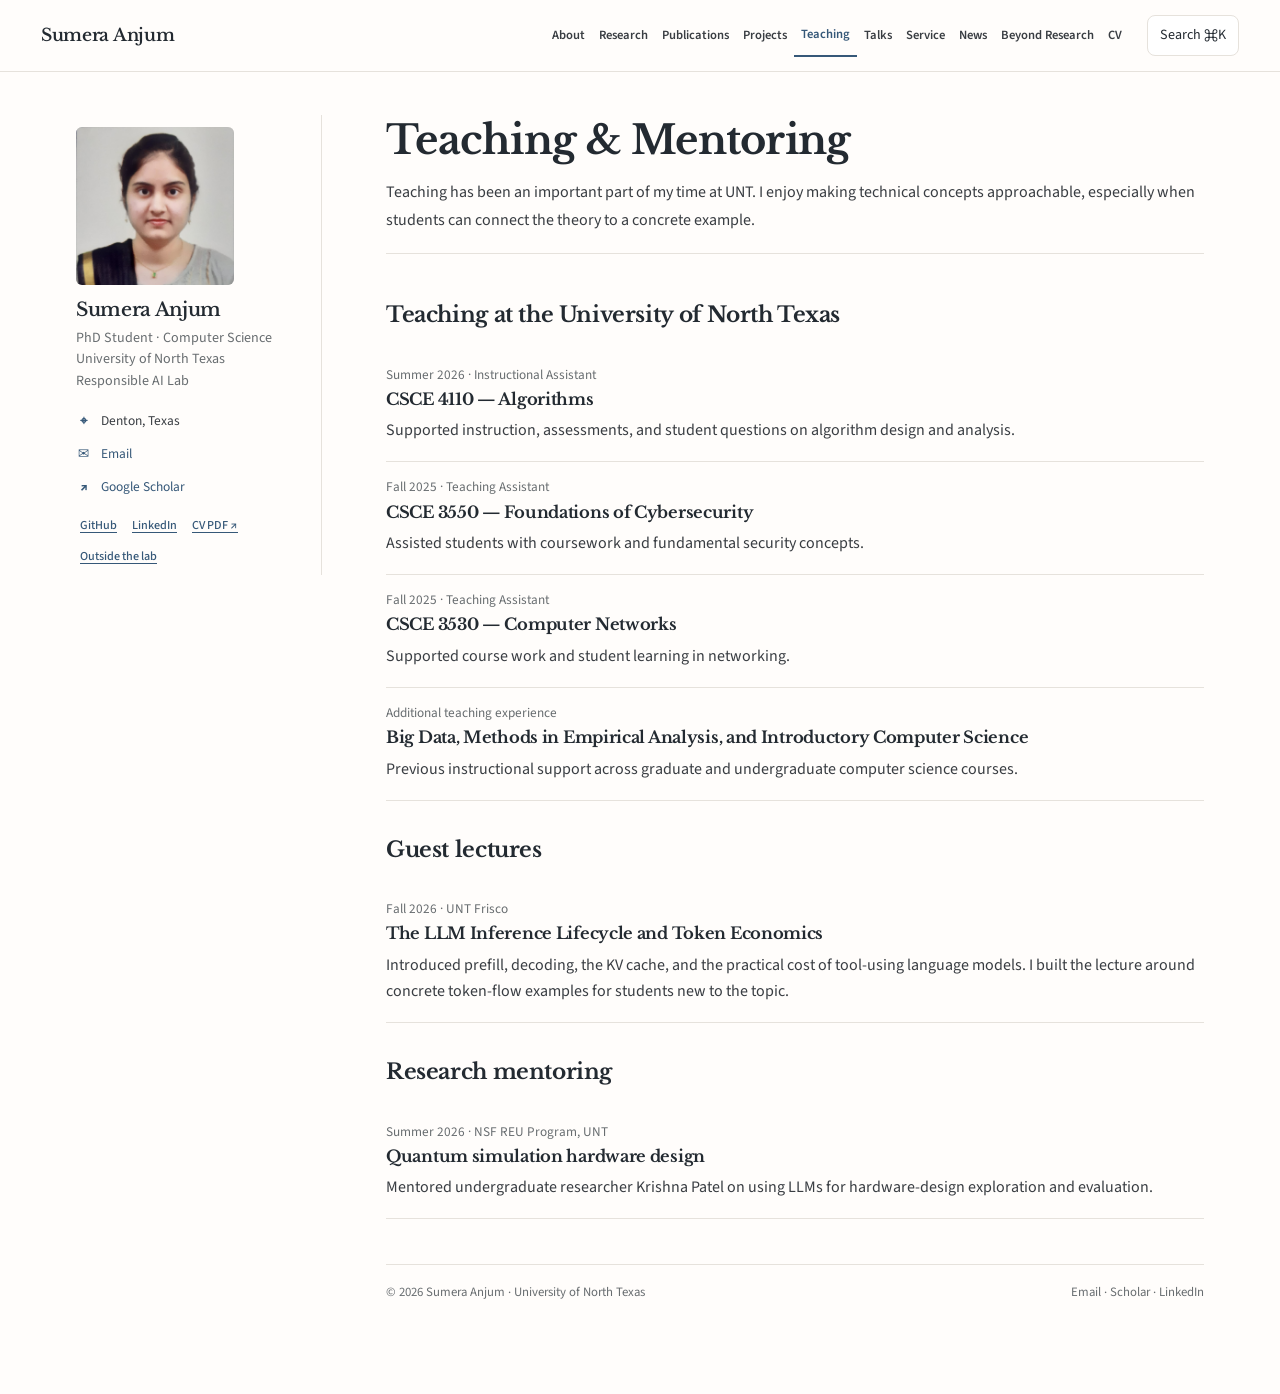
<file: teaching.html>
<!DOCTYPE html>

<html lang="en">
<head>
<meta charset="utf-8"/>
<meta content="width=device-width, initial-scale=1" name="viewport"/>
<meta content="Teaching by Sumera Anjum at UNT, organized by academic term." name="description"/>
<meta content="#f8f7f4" name="theme-color"/>
<meta content="website" property="og:type"/>
<meta content="Teaching &amp; Mentoring | Sumera Anjum" property="og:title"/>
<meta content="Teaching by Sumera Anjum at UNT, organized by academic term." property="og:description"/>
<meta content="https://sumera21.github.io/sumera-anjum/teaching.html" property="og:url"/>
<link href="https://sumera21.github.io/sumera-anjum/teaching.html" rel="canonical"/>
<link href="favicon.svg" rel="icon" type="image/svg+xml"/>
<link href="https://fonts.googleapis.com" rel="preconnect"/>
<link crossorigin="" href="https://fonts.gstatic.com" rel="preconnect"/>
<link href="https://fonts.googleapis.com/css2?family=Source+Sans+3:wght@400;500;600;700&amp;family=Libre+Baskerville:wght@400;700&amp;display=swap" rel="stylesheet"/>
<link href="style.css" rel="stylesheet"/>
<script defer="" src="app.js"></script>
<title>Teaching &amp; Mentoring | Sumera Anjum</title>
<script type="application/ld+json">{"@context":"https://schema.org","@type":"Person","name":"Sumera Anjum","url":"https://sumera21.github.io/sumera-anjum/","jobTitle":"PhD Researcher","affiliation":{"@type":"CollegeOrUniversity","name":"University of North Texas"},"sameAs":["https://scholar.google.com/citations?user=a0jfZgEAAAAJ&hl=en","https://github.com/sumera21","https://www.linkedin.com/in/sumera-anjum-30345b1b0/"]}</script>
</head>
<body>
<a class="skip-link" href="#main-content">Skip to content</a>
<header class="site-header"><div class="header-inner">
<a class="brand" href="index.html">Sumera Anjum</a>
<nav aria-label="Main navigation" class="primary-nav" id="primary-nav"><a href="index.html">About</a><a href="research.html">Research</a><a href="publications.html">Publications</a><a href="projects.html">Projects</a><a aria-current="page" href="teaching.html">Teaching</a><a href="talks.html">Talks</a><a href="service.html">Service</a><a href="news.html">News</a><a href="life.html">Beyond Research</a><a href="cv.html">CV</a></nav>
<div class="header-tools">
<button aria-label="Search the website" class="icon-btn" data-open-search="" type="button">Search <span aria-hidden="true">⌘K</span></button>
<button aria-controls="primary-nav" aria-expanded="false" class="icon-btn menu-btn" data-menu-toggle="" type="button">Menu</button>
</div>
</div></header>
<div class="shell">
<aside aria-label="Academic profile" class="sidebar">
<img alt="Portrait of Sumera Anjum" class="avatar" height="156" src="images/SAnjum.png" width="156"/>
<div><h2 class="side-name">Sumera Anjum</h2><p class="side-role">PhD Student · Computer Science<br/>University of North Texas<br/>Responsible AI Lab</p></div>
<ul class="sidebar-list">
<li><span aria-hidden="true" class="side-symbol">⌖</span> Denton, Texas</li>
<li><span aria-hidden="true" class="side-symbol">✉</span> <a href="mailto:sumeraanjum@my.unt.edu">Email</a></li>
<li><span aria-hidden="true" class="side-symbol">↗</span> <a href="https://scholar.google.com/citations?user=a0jfZgEAAAAJ&amp;hl=en" rel="noopener noreferrer" target="_blank">Google Scholar</a></li>
</ul>
<div aria-label="Profile links" class="sidebar-links">
<a href="https://github.com/sumera21" rel="noopener noreferrer" target="_blank">GitHub</a>
<a href="https://www.linkedin.com/in/sumera-anjum-30345b1b0/" rel="noopener noreferrer" target="_blank">LinkedIn</a>
<a href="files/Sumera_Anjum_CV.pdf" rel="noopener noreferrer" target="_blank">CV PDF ↗</a>
<a href="life.html">Outside the lab</a></div>
</aside>
<main class="content" id="main-content"><div class="page-heading"><h1>Teaching &amp; Mentoring</h1><p>Teaching has been an important part of my time at UNT. I enjoy making technical concepts approachable, especially when students can connect the theory to a concrete example.</p></div>
<section class="section"><h2>Teaching at the University of North Texas</h2>
<article class="simple-entry"><p class="entry-meta">Summer 2026 · Instructional Assistant</p><h3>CSCE 4110 — Algorithms</h3><p>Supported instruction, assessments, and student questions on algorithm design and analysis.</p></article>
<article class="simple-entry"><p class="entry-meta">Fall 2025 · Teaching Assistant</p><h3>CSCE 3550 — Foundations of Cybersecurity</h3><p>Assisted students with coursework and fundamental security concepts.</p></article>
<article class="simple-entry"><p class="entry-meta">Fall 2025 · Teaching Assistant</p><h3>CSCE 3530 — Computer Networks</h3><p>Supported course work and student learning in networking.</p></article>
<article class="simple-entry"><p class="entry-meta">Additional teaching experience</p><h3>Big Data, Methods in Empirical Analysis, and Introductory Computer Science</h3><p>Previous instructional support across graduate and undergraduate computer science courses.</p></article></section>
<section class="section"><h2>Guest lectures</h2><article class="simple-entry"><p class="entry-meta">Fall 2026 · UNT Frisco</p><h3>The LLM Inference Lifecycle and Token Economics</h3><p>Introduced prefill, decoding, the KV cache, and the practical cost of tool-using language models. I built the lecture around concrete token-flow examples for students new to the topic.</p></article></section>
<section class="section"><h2>Research mentoring</h2><article class="simple-entry"><p class="entry-meta">Summer 2026 · NSF REU Program, UNT</p><h3>Quantum simulation hardware design</h3><p>Mentored undergraduate researcher Krishna Patel on using LLMs for hardware-design exploration and evaluation.</p></article></section><footer class="site-footer"><span>© 2026 Sumera Anjum · University of North Texas</span><span><a href="mailto:sumeraanjum@my.unt.edu">Email</a> · <a href="https://scholar.google.com/citations?user=a0jfZgEAAAAJ&amp;hl=en">Scholar</a> · <a href="https://www.linkedin.com/in/sumera-anjum-30345b1b0/">LinkedIn</a></span></footer></main>
</div>
<dialog aria-label="Search site" class="search-dialog" id="site-search">
<div class="search-top"><input aria-label="Search query" id="site-search-input" placeholder="Search publications, research, pages…" type="search"/><button aria-label="Close search" data-close-search="" type="button">Esc</button></div>
<div class="search-results" id="site-search-results"></div>
<p class="search-hint">Search across pages and key research topics · Ctrl/⌘ + K</p>
</dialog>
</body></html>
</file>
<file: style.css>
/* Sumera Anjum | Academic website, no build tools required */
:root {
  --ink: #232a31;
  --text: #393d42;
  --muted: #686d70;
  --teal: #365878;
  --teal-dark: #213e59;
  --lime: #eee9e1;
  --border: #e6e2dc;
  --background: #fffdfb;
  --surface: #faf8f5;
  --surface-2: #f3efe8;
  --focus: #b47744;
  --shadow: 0 18px 38px rgba(13, 54, 48, .06);
}
* { box-sizing: border-box; }
html { scroll-behavior: smooth; scroll-padding-top: 90px; }
body { margin: 0; font: 16px/1.7 'Source Sans 3', system-ui, -apple-system, sans-serif; color: var(--text); background: var(--background); }
a { color: var(--teal); text-decoration: none; text-underline-offset: 3px; }
a:hover { text-decoration: underline; color: var(--teal-dark); }
a:focus-visible, button:focus-visible, input:focus-visible, summary:focus-visible { outline: 3px solid var(--focus); outline-offset: 3px; border-radius: 3px; }
button, input { font: inherit; }
h1, h2, h3, .brand, .hero-title, .side-name { font-family: 'Libre Baskerville', Georgia, serif; line-height: 1.26; color: var(--ink); }
h1 { font-size: clamp(2rem, 4vw, 2.75rem); letter-spacing: -.045em; margin: 0 0 13px; }
h2 { font-size: 1.48rem; letter-spacing: -.026em; margin: 0 0 15px; }
h3 { font-size: 1.13rem; margin: 0 0 7px; }
p { margin: 0 0 15px; }
small { font-size: .85rem; }
strong { color: var(--ink); }
::selection { background: #e9e2d4; color: var(--ink); }
.skip-link { position: absolute; top: -80px; left: 15px; z-index: 200; padding: 8px 15px; background: var(--ink); color: white; }
.skip-link:focus { top: 10px; }
.site-header { position: sticky; top: 0; z-index: 60; border-bottom: 1px solid var(--border); background: rgba(255,255,255,.97); backdrop-filter: blur(15px); }
.header-inner { max-width: 1240px; min-height: 71px; padding: 0 26px; margin: auto; display: flex; align-items: center; gap: 18px; }
.brand { font-weight: 600; font-size: 1.14rem; white-space: nowrap; color: var(--ink); }
.brand:hover { color: var(--teal); text-decoration: none; }
.brand-dot { color: var(--teal); }
.primary-nav { margin-left: auto; display: flex; align-items: center; gap: 2px; }
.primary-nav a { font-size: .86rem; font-weight: 600; padding: 10px 10px; color: var(--text); border-radius: 6px; white-space: nowrap; }
.primary-nav a[aria-current="page"] { color: var(--teal); background: var(--surface-2); }
.primary-nav a:hover { background: var(--surface); text-decoration: none; color: var(--teal); }
.header-tools { display: flex; gap: 8px; align-items: center; }
.icon-btn { border: 1px solid var(--border); background: white; padding: 8px 12px; border-radius: 8px; cursor: pointer; color: var(--ink); font-size: .88rem; }
.icon-btn:hover { border-color: var(--teal); color: var(--teal); }
.menu-btn { display: none; }
.shell { max-width: 1190px; margin: auto; padding: 43px 26px 90px; display: grid; grid-template-columns: 246px minmax(0, 1fr); gap: clamp(36px, 6vw, 83px); align-items: start; }
.sidebar { position: sticky; top: 105px; padding: 23px 20px 21px; border: 1px solid var(--border); background: var(--surface); border-radius: 15px; }
.avatar { width: 156px; height: 156px; display: block; object-fit: cover; object-position: center top; border-radius: 50%; border: 5px solid white; box-shadow: 0 4px 16px rgba(24,75,64,.10); margin: 0 0 13px; background: #eae5dd; }
.side-name { font-size: 1.32rem; font-weight: 600; margin: 5px 0 6px; }
.side-role { color: var(--muted); font-size: .88rem; line-height: 1.53; margin-bottom: 18px; }
.sidebar-list { list-style: none; margin: 0; padding: 0; }
.sidebar-list li { font-size: .84rem; display: flex; gap: 10px; margin: 10px 0; align-items: baseline; }
.side-symbol { font-weight: 700; color: var(--teal); flex: 0 0 15px; text-align: center; }
.sidebar-links { display: flex; flex-wrap: wrap; gap: 7px; margin: 16px 0 0; }
.sidebar-links a { border: 1px solid #ded9d0; border-radius: 99px; padding: 4px 10px; font-size: .76rem; font-weight: 600; background: white; }
.sidebar-links a:hover { background: var(--surface-2); text-decoration: none; }
.content { min-width: 0; max-width: 825px; }
.eyebrow { color: var(--teal); font-size: .74rem; text-transform: uppercase; font-weight: 700; letter-spacing: .13em; margin: 0 0 12px; }
.hero { padding: 8px 0 24px; border-bottom: 1px solid var(--border); }
.hero-title { font-size: clamp(2.3rem, 4.5vw, 3.65rem); letter-spacing: -.055em; font-weight: 600; margin: 0 0 18px; max-width: 760px; }
.lead { font-size: 1.09rem; line-height: 1.8; max-width: 730px; color: #46545f; }
.actions { display: flex; flex-wrap: wrap; gap: 10px; margin: 23px 0 2px; }
.btn { display: inline-flex; justify-content: center; align-items: center; gap: 7px; padding: 9px 17px; border: 1px solid var(--teal); border-radius: 7px; font-size: .88rem; font-weight: 600; background: var(--teal); color: #fff; }
.btn:hover { background: var(--teal-dark); color: white; text-decoration: none; }
.btn-outline { color: var(--teal); background: transparent; }
.btn-outline:hover { background: var(--surface-2); color: var(--teal-dark); }
.section { padding-top: 33px; margin-top: 8px; }
.section-header { display: flex; justify-content: space-between; align-items: baseline; gap: 16px; margin-bottom: 15px; }
.text-link { font-size: .86rem; font-weight: 600; white-space: nowrap; }
.divider { border: 0; border-top: 1px solid var(--border); margin: 34px 0 0; }
.page-lead { margin-bottom: 26px; font-size: 1.03rem; max-width: 750px; }
.page-heading { padding-bottom: 19px; border-bottom: 1px solid var(--border); margin-bottom: 24px; }
.page-heading p { margin-bottom: 0; color: var(--muted); }
.chips { display: flex; flex-wrap: wrap; gap: 8px; margin: 19px 0 0; }
.chip { font-weight: 600; font-size: .76rem; background: var(--surface-2); color: var(--teal-dark); border-radius: 100px; padding: 5px 11px; }
.cards { display: grid; grid-template-columns: repeat(2, minmax(0, 1fr)); gap: 13px; }
.card { background: var(--surface); border: 1px solid var(--border); border-radius: 11px; padding: 19px; }
.card p:last-child, .detail-card p:last-child { margin-bottom: 0; }
.card-kicker { color: var(--teal); font-weight: 700; font-size: .72rem; letter-spacing: .08em; text-transform: uppercase; margin-bottom: 8px; }
.card h3 { font-size: 1.03rem; }
.card p { font-size: .9rem; }
.publication { display: grid; grid-template-columns: 99px minmax(0,1fr); gap: 20px; padding: 20px 0 23px; border-bottom: 1px solid var(--border); }
.pub-date { font-size: .79rem; font-weight: 700; color: var(--teal); padding-top: 3px; }
.pub-content h3 { font-size: 1.11rem; line-height: 1.5; margin: 0 0 8px; }
.authors { font-size: .89rem; color: var(--text); margin: 0 0 5px; }
.venue { color: var(--muted); font-size: .85rem; font-style: italic; margin-bottom: 8px; }
.pub-tools { display: flex; align-items: center; gap: 8px; flex-wrap: wrap; margin: 12px 0 0; }
.pub-link, .pub-details > summary { display: inline-block; font-size: .78rem; font-weight: 700; line-height: 1.3; border: 1px solid #d8d4cc; border-radius: 5px; background: var(--surface); color: var(--teal); padding: 5px 9px; cursor: pointer; }
.pub-link:hover, .pub-details > summary:hover { background: var(--surface-2); text-decoration: none; }
.pub-details { display: inline; }
.pub-details > summary { list-style: none; }
.pub-details > summary::-webkit-details-marker { display: none; }
.pub-details[open] { flex-basis: 100%; }
.pub-details[open] > summary { margin-bottom: 7px; }
.pub-panel { padding: 13px 15px; border: 1px solid var(--border); background: var(--surface); border-radius: 7px; font-size: .86rem; margin-top: 6px; width: 100%; }
.pub-panel p:last-child { margin: 0; }
.bibtex { white-space: pre-wrap; overflow-wrap: anywhere; font: .75rem/1.65 ui-monospace, SFMono-Regular, Consolas, monospace; margin: 0; }
.copy-btn { background: white; border: 1px solid var(--border); border-radius: 5px; font-size: .77rem; padding: 5px 9px; cursor: pointer; margin-bottom: 10px; }
.copy-btn:hover { color: var(--teal); border-color: var(--teal); }
.filters { display: flex; flex-wrap: wrap; gap: 8px; align-items: center; padding: 16px; background: var(--surface); border: 1px solid var(--border); border-radius: 9px; }
.filter-input { flex: 1 1 260px; min-width: 160px; padding: 9px 12px; border: 1px solid #d8d4cc; border-radius: 6px; background: white; color: var(--ink); font-size: .88rem; }
.filter-btn { border: 1px solid #d8d4cc; border-radius: 6px; background: white; color: var(--text); padding: 8px 11px; font-size: .81rem; cursor: pointer; }
.filter-btn[aria-pressed="true"] { color: white; background: var(--teal); border-color: var(--teal); }
.result-count { color: var(--muted); margin: 11px 0 0; font-size: .82rem; }
.empty-state { color: var(--muted); padding: 15px 0; }
.news-list { list-style: none; padding: 0; margin: 0; }
.news-list li { display: grid; grid-template-columns: 105px minmax(0,1fr); gap: 15px; padding: 10px 0; border-bottom: 1px dashed var(--border); font-size: .91rem; }
.news-list time { font-size: .81rem; color: var(--muted); font-weight: 600; }
.timeline { position: relative; margin: 0 0 32px; padding-left: 21px; border-left: 2px solid #d8d4cc; }
.timeline-entry { position: relative; padding: 0 0 23px 9px; }
.timeline-entry::before { content: ''; position: absolute; left: -27px; top: 6px; height: 10px; width: 10px; background: var(--teal); border: 3px solid white; border-radius: 50%; box-shadow: 0 0 0 1px #d8d4cc; }
.timeline-entry .when { font-size: .77rem; color: var(--teal); font-weight: 700; }
.timeline-entry h3 { margin: 2px 0 5px; }
.timeline-entry p { margin: 0; font-size: .91rem; }
.detail-card { padding: 19px 0; border-bottom: 1px solid var(--border); }
.detail-meta { color: var(--muted); font-size: .85rem; margin: 2px 0 11px; }
.detail-card ul { margin: 8px 0 0; padding-left: 22px; }
.detail-card li { margin-bottom: 7px; }
.year-heading { margin: 28px 0 7px; padding-bottom: 6px; border-bottom: 1px solid var(--border); }
.callout { border-left: 3px solid var(--teal); background: var(--surface); padding: 14px 18px; border-radius: 0 7px 7px 0; margin: 18px 0; }
.callout p:last-child { margin-bottom: 0; }
.awards { display: grid; grid-template-columns: repeat(3,minmax(0,1fr)); gap: 13px; }
.awards .card { padding: 15px; }
.awards .card h3 { font-size: .93rem; }
.awards .card p { margin: 6px 0 0; }
.pdf-note { font-size: .83rem; color: var(--muted); }
.site-footer { margin: 45px 0 0; border-top: 1px solid var(--border); padding-top: 17px; color: var(--muted); display: flex; align-items: center; justify-content: space-between; gap: 15px; flex-wrap: wrap; font-size: .8rem; }
.site-footer a { color: var(--muted); }
.search-dialog { border: 1px solid var(--border); padding: 0; width: min(92vw, 620px); max-height: min(85vh,720px); border-radius: 13px; box-shadow: 0 22px 90px rgba(16,42,34,.25); }
.search-dialog::backdrop { background: rgba(17, 36, 35, .53); }
.search-top { display: flex; padding: 14px; gap: 7px; border-bottom: 1px solid var(--border); }
.search-top input { flex: 1; border: none; outline: none; min-width: 0; padding: 5px; }
.search-top button { background: white; border: 1px solid var(--border); border-radius: 5px; cursor: pointer; padding: 5px 9px; }
.search-results { max-height: 55vh; overflow: auto; padding: 7px 12px 13px; }
.search-item { display: block; padding: 11px 10px; border-bottom: 1px solid var(--border); border-radius: 5px; }
.search-item strong { display: block; font-size: .88rem; }
.search-item span { display: block; font-size: .76rem; color: var(--muted); }
.search-item:hover { text-decoration: none; background: var(--surface); }
.search-hint { padding: 14px; font-size: .82rem; color: var(--muted); }
@media (max-width: 1120px) {
  .header-inner { padding: 0 18px; }
  .primary-nav a { padding: 10px 7px; font-size: .8rem; }
  .shell { gap: 35px; }
}
@media (max-width: 930px) {
  .header-inner { min-height: 63px; flex-wrap: wrap; }
  .menu-btn { display: block; }
  .primary-nav { display: none; order: 3; width: 100%; margin: 0; padding: 5px 0 12px; flex-wrap: wrap; }
  .primary-nav.is-open { display: flex; }
  .primary-nav a { flex: 1 0 110px; text-align: center; background: var(--surface); }
  .header-tools { margin-left: auto; }
  .shell { grid-template-columns: 220px minmax(0,1fr); }
}
@media (max-width: 710px) {
  .shell { display: block; padding: 22px 18px 60px; }
  .sidebar { position: static; display: grid; grid-template-columns: 78px 1fr; align-items: center; gap: 0 14px; padding: 13px 16px; margin-bottom: 27px; }
  .avatar { width: 75px; height: 75px; border-width: 2px; grid-row: span 2; margin: 0; }
  .side-name { margin: 0; font-size: 1.16rem; }
  .side-role { margin: 2px 0 0; font-size: .78rem; }
  .sidebar-list, .sidebar-links { grid-column: 1/-1; }
  .sidebar-list { display: flex; flex-wrap: wrap; column-gap: 14px; margin-top: 11px; }
  .sidebar-list li { margin: 3px 0; }
  .sidebar-links { margin: 10px 0 0; }
  .hero-title { font-size: 2.25rem; }
  .cards, .awards { grid-template-columns: 1fr; }
  .publication { grid-template-columns: 1fr; gap: 2px; }
  .news-list li { grid-template-columns: 75px minmax(0,1fr); gap: 10px; }
  .section-header { align-items: center; }
  .header-inner { padding: 0 14px; }
  .brand { font-size: 1.08rem; }
}
@media (prefers-reduced-motion: reduce) { html { scroll-behavior: auto; } }
[hidden] { display: none !important; }

/* 2026 refinement: warm paper-white, understated ink blue links, personal academic layout */
body {font-size: 16px; line-height: 1.68;}
h1,h2,h3,.brand,.hero-title,.side-name {letter-spacing:-.018em;}
h1 {font-size:clamp(1.95rem,3.5vw,2.5rem);}
h2 {font-size:1.35rem;}
h3 {font-size:1.02rem;}
.site-header {background:#fffdfb; backdrop-filter:none;}
.header-inner {max-width:1250px;}
.primary-nav {gap:0;}
.primary-nav a {padding:10px 7px;font-size:.79rem;font-weight:600;}
.primary-nav a[aria-current="page"] {background:transparent;border-radius:0;border-bottom:2px solid var(--teal);}
.primary-nav a:hover {background:transparent;}
.brand {font-size:1.08rem;}
.shell {max-width:1180px;gap:clamp(32px,5vw,65px);}
.sidebar {border:0;border-right:1px solid var(--border);border-radius:0;background:transparent;padding:12px 19px 5px 0;}
.avatar {width:158px;height:158px;border:0;border-radius:6px;box-shadow:none;background:#f1ece7;}
.side-name {font-size:1.18rem;}
.sidebar-links a {border:0;border-radius:0;padding:2px 4px;background:transparent;text-decoration:underline;text-underline-offset:3px;font-weight:500;}
.sidebar-links a:hover {background:transparent;}
.content {max-width:835px;}
.eyebrow {font-size:.78rem;text-transform:none;letter-spacing:.03em;font-weight:600;}
.hero-title {font-size:2.6rem;}
.home-intro {padding-top:2px;}
.home-intro h1 {font-size:2.1rem;margin-bottom:23px;}
.home-intro .lead {font-size:1.07rem;line-height:1.73;color:var(--text);}
.inline-links {display:flex;flex-wrap:wrap;gap:9px;align-items:center;font-size:.92rem;margin:25px 0 9px;}
.inline-links span {color:#bbb;}
.section {padding-top:27px;margin-top:8px;}
.section h2 {padding-bottom:6px;}
.section-header {border-bottom:1px solid var(--border);margin-bottom:9px;}
.section-header h2 {margin-bottom:8px;}
.page-heading {margin-bottom:20px;}
.page-heading p {font-size:1rem;color:var(--text);line-height:1.75;}
.paper-brief {display:grid;grid-template-columns:128px 1fr;gap:16px;padding:16px 0;border-bottom:1px solid var(--border);}
.paper-brief p {margin:0;font-size:.94rem;}
.paper-when,.paper-date {color:var(--muted);font-size:.83rem;padding-top:3px;}
.academic-paper {display:grid;grid-template-columns:100px minmax(0,1fr);gap:19px;padding:18px 0 22px;border-bottom:1px solid var(--border);}
.academic-paper h3 {font-family:'Source Sans 3',sans-serif;line-height:1.43;font-size:1.06rem;font-weight:700;letter-spacing:0;margin-bottom:5px;}
.paper-authors {font-size:.9rem;line-height:1.5;margin:0 0 5px;}
.paper-venue {font-style:italic;font-size:.88rem;color:var(--muted);margin:0 0 7px;}
.paper-actions {display:flex;align-items:flex-start;flex-wrap:wrap;gap:11px;font-size:.85rem;}
.paper-actions a {text-decoration:underline;}
.paper-actions details {position:relative;}
.paper-actions details summary {color:var(--teal);cursor:pointer;text-decoration:underline;list-style:none;}
.paper-actions details summary::-webkit-details-marker {display:none;}
.paper-actions details[open] {flex-basis:100%;}
.expand-content {border-left:2px solid var(--border);padding:10px 15px;margin:8px 0 3px;background:var(--surface);font-size:.89rem;overflow:auto;}
.expand-content p {margin:0;}
.expand-content pre {white-space:pre-wrap;overflow-wrap:anywhere;font-size:.76rem;line-height:1.6;}
.expand-content button {padding:4px 9px;margin-bottom:7px;background:white;border:1px solid var(--border);border-radius:4px;cursor:pointer;}
.filters {background:transparent;border:0;border-bottom:1px solid var(--border);padding:0 0 13px;border-radius:0;}
.filter-btn {font-size:.79rem;}
.result-count {margin:8px 0 0;}
.year-heading {margin-top:24px;}
.research-section {border-bottom:1px solid var(--border);padding-bottom:15px;}
.research-section h2 {margin-bottom:12px;}
.related-work {font-size:.89rem;margin-top:17px;}
.related-work span {font-weight:700;margin-right:8px;}
.simple-entry {padding:14px 0 17px;border-bottom:1px solid var(--border);}
.simple-entry h3 {margin-bottom:8px;}
.simple-entry p:last-child {margin-bottom:0;}
.entry-meta {color:var(--muted);font-size:.83rem;margin-bottom:3px;}
.personal-note {padding-bottom:20px;}
.small-note {font-size:.86rem;color:var(--muted);margin-top:30px;font-style:italic;}
.cards .card {border-radius:3px;box-shadow:none;}
.visually-hidden {position:absolute;width:1px;height:1px;padding:0;margin:-1px;overflow:hidden;clip:rect(0,0,0,0);white-space:nowrap;border:0;}
@media(max-width:1150px) {.primary-nav a{font-size:.75rem;padding:8px 5px;}}
@media(max-width:1040px) {.menu-btn{display:block}.primary-nav{display:none;order:3;flex-basis:100%;flex-wrap:wrap;margin:0 0 12px}.primary-nav.is-open{display:flex}.header-inner{flex-wrap:wrap;min-height:63px}.header-tools{margin-left:auto}.primary-nav a{flex:1 1 125px;text-align:center;border:0!important;padding:10px;background:var(--surface)}.primary-nav a[aria-current="page"] {background:var(--surface-2)}}
@media(max-width:710px) {.sidebar{border:1px solid var(--border);border-radius:4px;padding:14px}.paper-brief,.academic-paper{grid-template-columns:1fr;gap:2px}.home-intro h1{font-size:1.85rem}.shell{padding-top:20px}}
</file>
